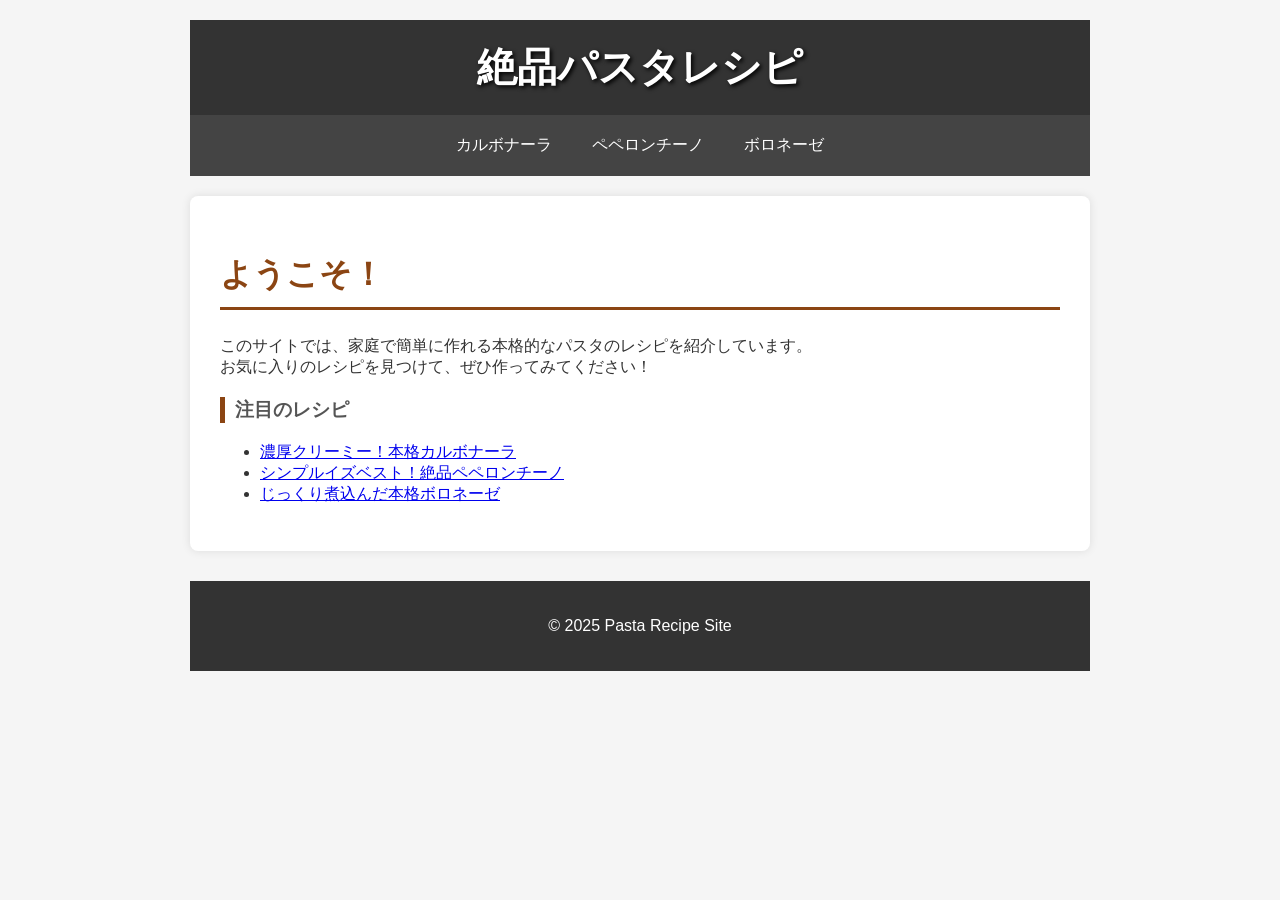
<file: index.html>
<!DOCTYPE html>
<html lang="ja">
<head>
  <meta charset="UTF-8">
  <title>絶品パスタレシピ</title>
  <link rel="stylesheet" href="style.css">
</head>
<body>
  <div class="container">
    <header>
      <h1>絶品パスタレシピ</h1>
    </header>

    <nav>
      <ul>
        <li><a href="carbonara.html">カルボナーラ</a></li>
        <li><a href="peperoncino.html">ペペロンチーノ</a></li>
        <li><a href="bolognese.html">ボロネーゼ</a></li>
      </ul>
    </nav>

    <main>
      <h2>ようこそ！</h2>
      <p>このサイトでは、家庭で簡単に作れる本格的なパスタのレシピを紹介しています。</br>
      お気に入りのレシピを見つけて、ぜひ作ってみてください！</p>
      
      <h3>注目のレシピ</h3>
      <ul>
        <li><a href="carbonara.html">濃厚クリーミー！本格カルボナーラ</a></li>
        <li><a href="peperoncino.html">シンプルイズベスト！絶品ペペロンチーノ</a></li>
        <li><a href="bolognese.html">じっくり煮込んだ本格ボロネーゼ</a></li>
      </ul>
    </main>

    <footer>
      <p>&copy; 2025 Pasta Recipe Site</p>
    </footer>
  </div>
</body>
</html>
</file>
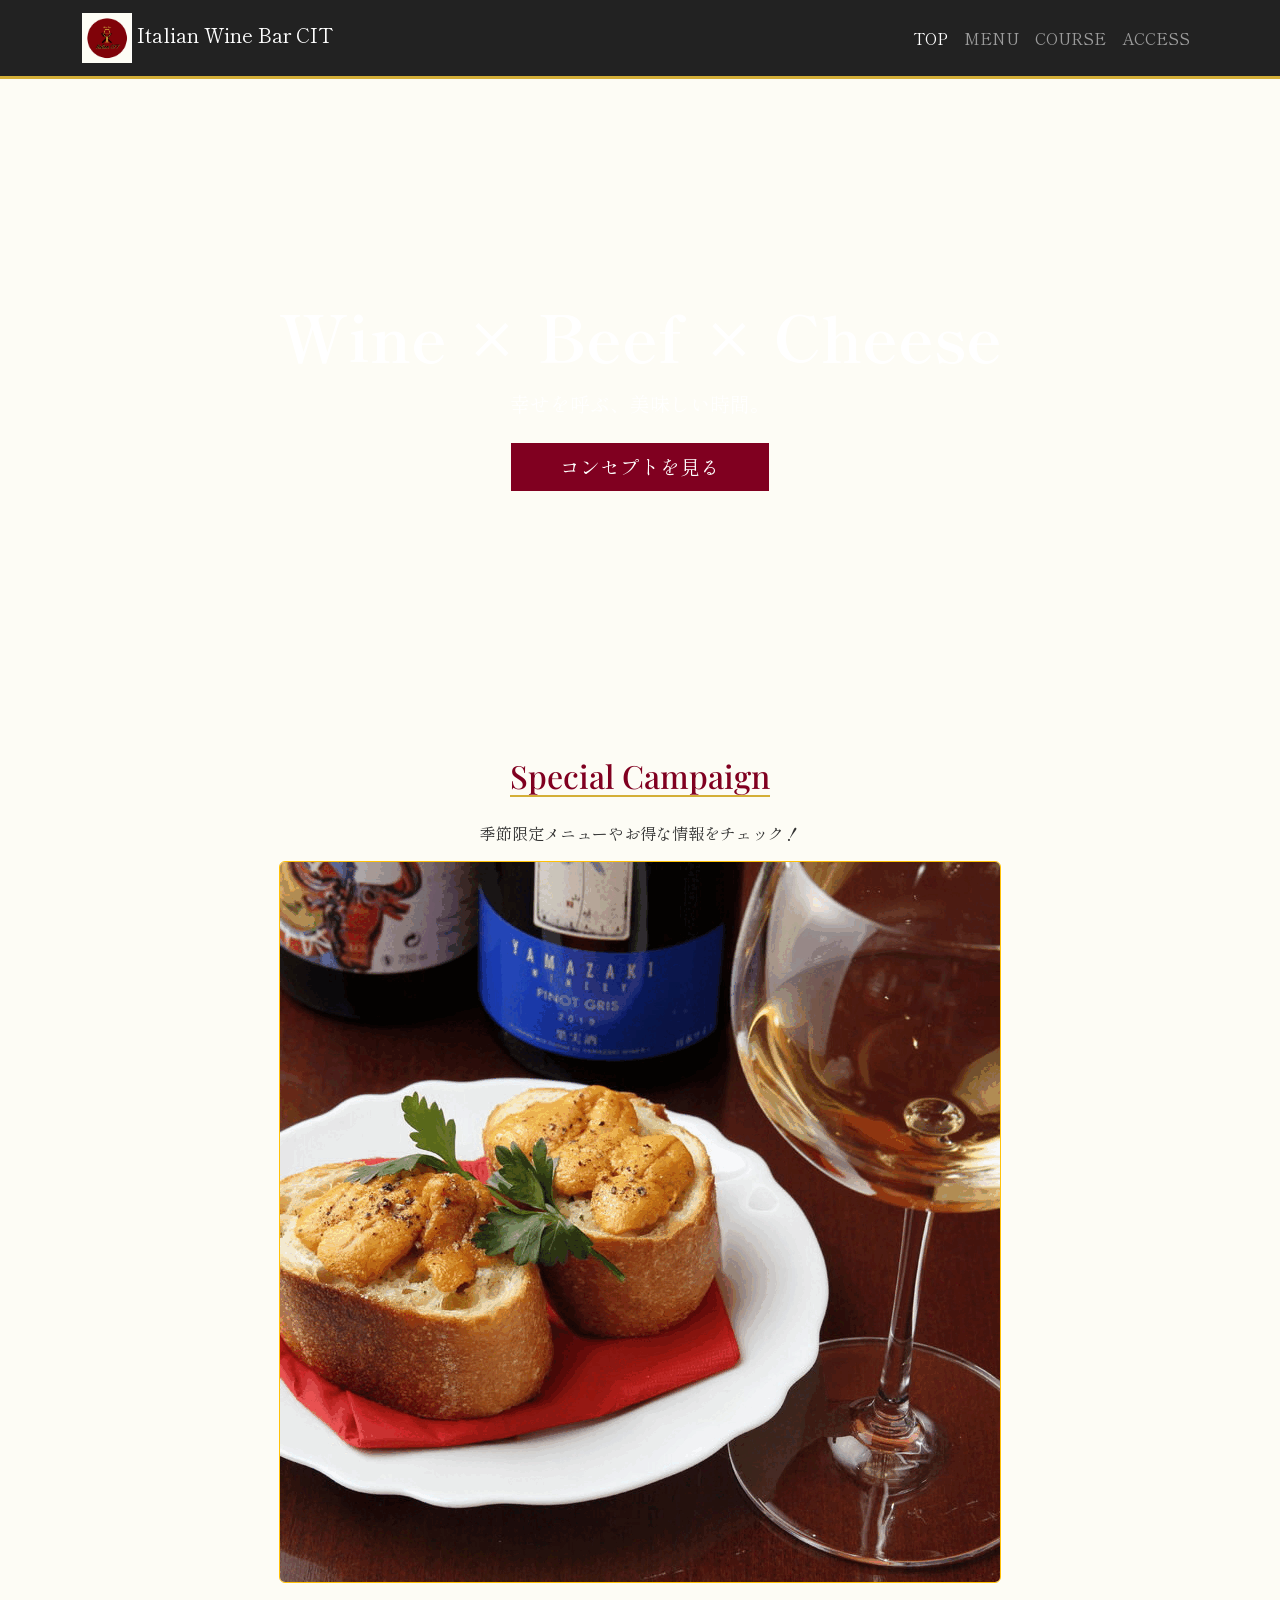
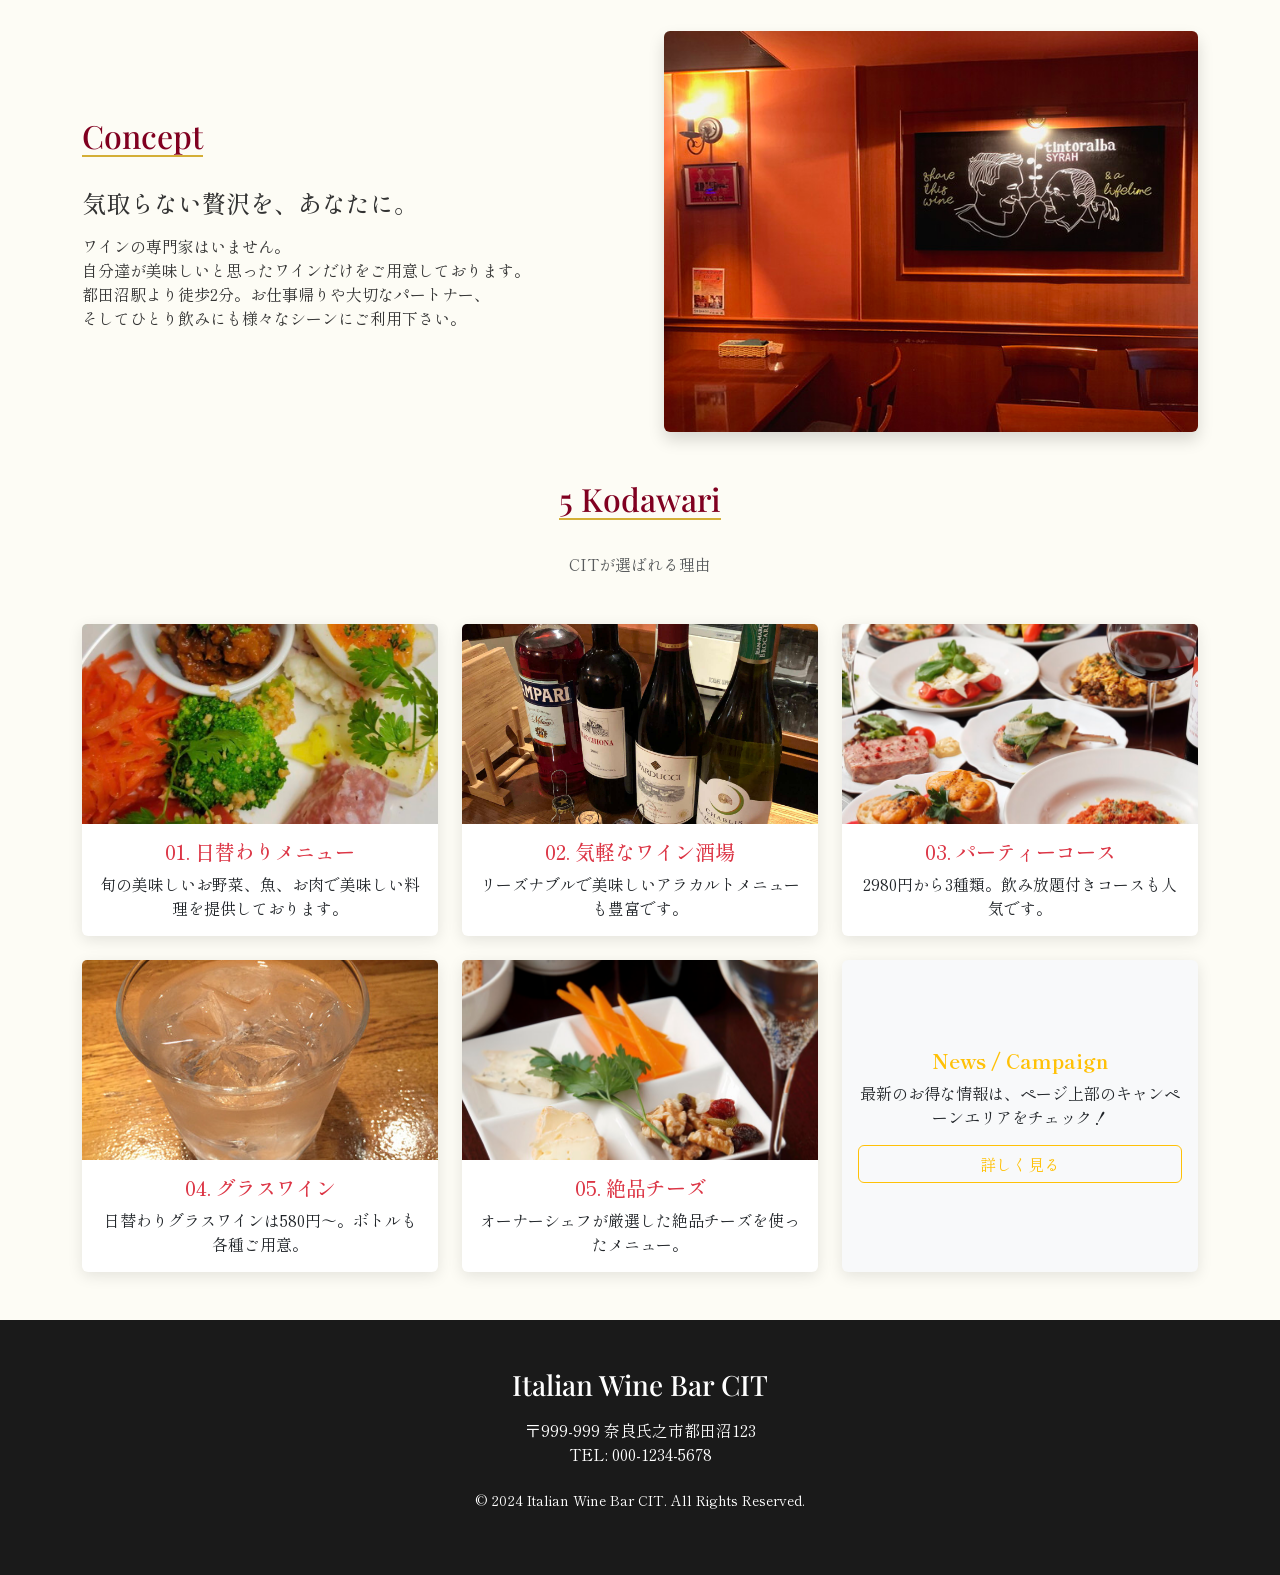
<file: kadai11/index.html>
<!DOCTYPE html>
<html lang="ja">
<head>
    <meta charset="UTF-8">
    <meta name="viewport" content="width=device-width, initial-scale=1.0">
    <title>Italian Wine Bar CIT</title>

    <link href="https://cdn.jsdelivr.net/npm/bootstrap@5.3.0/dist/css/bootstrap.min.css" rel="stylesheet">

    <link href="https://fonts.googleapis.com/css2?family=Playfair+Display:ital@0;1&family=Shippori+Mincho:wght@400;700&display=swap" rel="stylesheet">
    <style>
        :root {
            --main-color: #800020; 
            --accent-color: #d4af37; 
        }
        body {
            font-family: 'Shippori Mincho', serif;
            background-color: #fdfcf5;
            color: #333;
        }
        .navbar {
            background-color: #222 !important;
            border-bottom: 3px solid var(--accent-color);
        }
        .navbar-brand img {
            max-height: 50px;
        }
        h2 {
            font-family: 'Playfair Display', serif;
            color: var(--main-color);
            border-bottom: 2px solid var(--accent-color);
            display: inline-block;
            margin-bottom: 2rem;
        }

        .hero-section {
            position: relative;
            height: 70vh;
            overflow: hidden;
            display: flex;
            align-items: center;
            justify-content: center;
            color: white;
        }
        .hero-video {
            position: absolute;
            top: 50%;
            left: 50%;
            transform: translate(-50%, -50%);
            min-width: 100%;
            min-height: 100%;
            z-index: -1;
            object-fit: cover;
            filter: brightness(0.6); 
        }
        .card {
            border: none;
            box-shadow: 0 4px 15px rgba(0,0,0,0.1);
            transition: transform 0.3s;
        }
        .card:hover {
            transform: translateY(-5px);
        }
        .btn-custom {
            background-color: var(--main-color);
            color: white;
            border-radius: 0;
        }
        .btn-custom:hover {
            background-color: #5a0016;
            color: white;
        }
        footer {
            background-color: #1a1a1a;
            color: white;
            padding: 3rem 0;
        }
    </style>
</head>
<body>

    <nav class="navbar navbar-expand-lg navbar-dark sticky-top">
        <div class="container">
            <a class="navbar-brand" href="#">
                <img src="images/logo.jpg" alt="CIT Logo"> Italian Wine Bar CIT
            </a>
            <button class="navbar-toggler" type="button" data-bs-toggle="collapse" data-bs-target="#navbarNav">
                <span class="navbar-toggler-icon"></span>
            </button>
            <div class="collapse navbar-collapse justify-content-end" id="navbarNav">
                <ul class="navbar-nav">
                    <li class="nav-item"><a class="nav-link active" href="index.html">TOP</a></li>
                    <li class="nav-item"><a class="nav-link" href="menu.html">MENU</a></li>
                    <li class="nav-item"><a class="nav-link" href="course.html">COURSE</a></li>
                    <li class="nav-item"><a class="nav-link" href="access.html">ACCESS</a></li>
                </ul>
            </div>
        </div>
    </nav>

    <header class="hero-section text-center">
        <video class="hero-video" src="images/パスタ.mp4" autoplay loop muted playsinline></video>
        <div class="container position-relative">
            <h1 class="display-3 fw-bold mb-3">Wine × Beef × Cheese</h1>
            <p class="lead mb-4">幸せを呼ぶ、美味しい時間。</p>
            <a href="#concept" class="btn btn-custom btn-lg px-5">コンセプトを見る</a>
        </div>
    </header>

    <div class="container my-5">
        
        <section id="campaign" class="text-center mb-5">
            <div class="row justify-content-center">
                <div class="col-md-8">
                    <h2 class="mb-4">Special Campaign</h2>
                    <p>季節限定メニューやお得な情報をチェック！</p>
                    <img src="images/menu.gif" class="img-fluid rounded border border-warning" alt="キャンペーンアニメーション">
                </div>
            </div>
        </section>

        <section id="concept" class="mb-5">
            <div class="row align-items-center g-5">
                <div class="col-md-6">
                    <h2>Concept</h2>
                    <h3 class="h4 mb-3">気取らない贅沢を、あなたに。</h3>
                    <p>ワインの専門家はいません。<br>
                    自分達が美味しいと思ったワインだけをご用意しております。<br>
                    都田沼駅より徒歩2分。お仕事帰りや大切なパートナー、<br>
                    そしてひとり飲みにも様々なシーンにご利用下さい。</p>
                </div>
                <div class="col-md-6">
                    <img src="images/内装1.jpg" class="img-fluid rounded shadow" alt="店内の様子">
                </div>
            </div>
        </section>

        <section id="features">
            <div class="text-center mb-5">
                <h2>5 Kodawari</h2>
                <p class="text-muted">CITが選ばれる理由</p>
            </div>
            
            <div class="row g-4">
                <div class="col-md-4">
                    <div class="card h-100">
                        <img src="images/こだわり1.jpg" class="card-img-top" alt="日替わりメニュー" style="height: 200px; object-fit: cover;">
                        <div class="card-body text-center">
                            <h5 class="card-title text-danger">01. 日替わりメニュー</h5>
                            <p class="card-text">旬の美味しいお野菜、魚、お肉で美味しい料理を提供しております。</p>
                        </div>
                    </div>
                </div>

                <div class="col-md-4">
                    <div class="card h-100">
                        <img src="images/こだわり2または4.jpg" class="card-img-top" alt="気軽なワイン酒場" style="height: 200px; object-fit: cover;">
                        <div class="card-body text-center">
                            <h5 class="card-title text-danger">02. 気軽なワイン酒場</h5>
                            <p class="card-text">リーズナブルで美味しいアラカルトメニューも豊富です。</p>
                        </div>
                    </div>
                </div>

                <div class="col-md-4">
                    <div class="card h-100">
                        <img src="images/こだわり3コース料理.jpg" class="card-img-top" alt="パーティーコース" style="height: 200px; object-fit: cover;">
                        <div class="card-body text-center">
                            <h5 class="card-title text-danger">03. パーティーコース</h5>
                            <p class="card-text">2980円から3種類。飲み放題付きコースも人気です。</p>
                        </div>
                    </div>
                </div>

                <div class="col-md-4">
                    <div class="card h-100">
                        <img src="images/ワイン3.jpg" class="card-img-top" alt="グラスワイン" style="height: 200px; object-fit: cover;">
                        <div class="card-body text-center">
                            <h5 class="card-title text-danger">04. グラスワイン</h5>
                            <p class="card-text">日替わりグラスワインは580円〜。ボトルも各種ご用意。</p>
                        </div>
                    </div>
                </div>

                <div class="col-md-4">
                    <div class="card h-100">
                        <img src="images/こだわり5 (2).jpg" class="card-img-top" alt="絶品チーズ" style="height: 200px; object-fit: cover;">
                        <div class="card-body text-center">
                            <h5 class="card-title text-danger">05. 絶品チーズ</h5>
                            <p class="card-text">オーナーシェフが厳選した絶品チーズを使ったメニュー。</p>
                        </div>
                    </div>
                </div>

                 <div class="col-md-4">
                    <div class="card h-100 bg-light border-warning">
                        <div class="card-body text-center d-flex flex-column justify-content-center">
                            <h5 class="card-title text-warning fw-bold">News / Campaign</h5>
                            <p class="card-text">最新のお得な情報は、ページ上部のキャンペーンエリアをチェック！</p>
                            <a href="#" class="btn btn-outline-warning">詳しく見る</a>
                        </div>
                    </div>
                </div>
            </div>
        </section>

    </div>

    <footer class="text-center">
        <div class="container">
            <h3 class="mb-3" style="font-family: 'Playfair Display', serif;">Italian Wine Bar CIT</h3>
            <p>〒999-999 奈良氏之市都田沼123<br>TEL: 000-1234-5678</p>
            <p class="small mt-4">&copy; 2024 Italian Wine Bar CIT. All Rights Reserved.</p>
        </div>
    </footer>

    <script src="https://cdn.jsdelivr.net/npm/bootstrap@5.3.0/dist/js/bootstrap.bundle.min.js"></script>
</body>
</html>
</file>
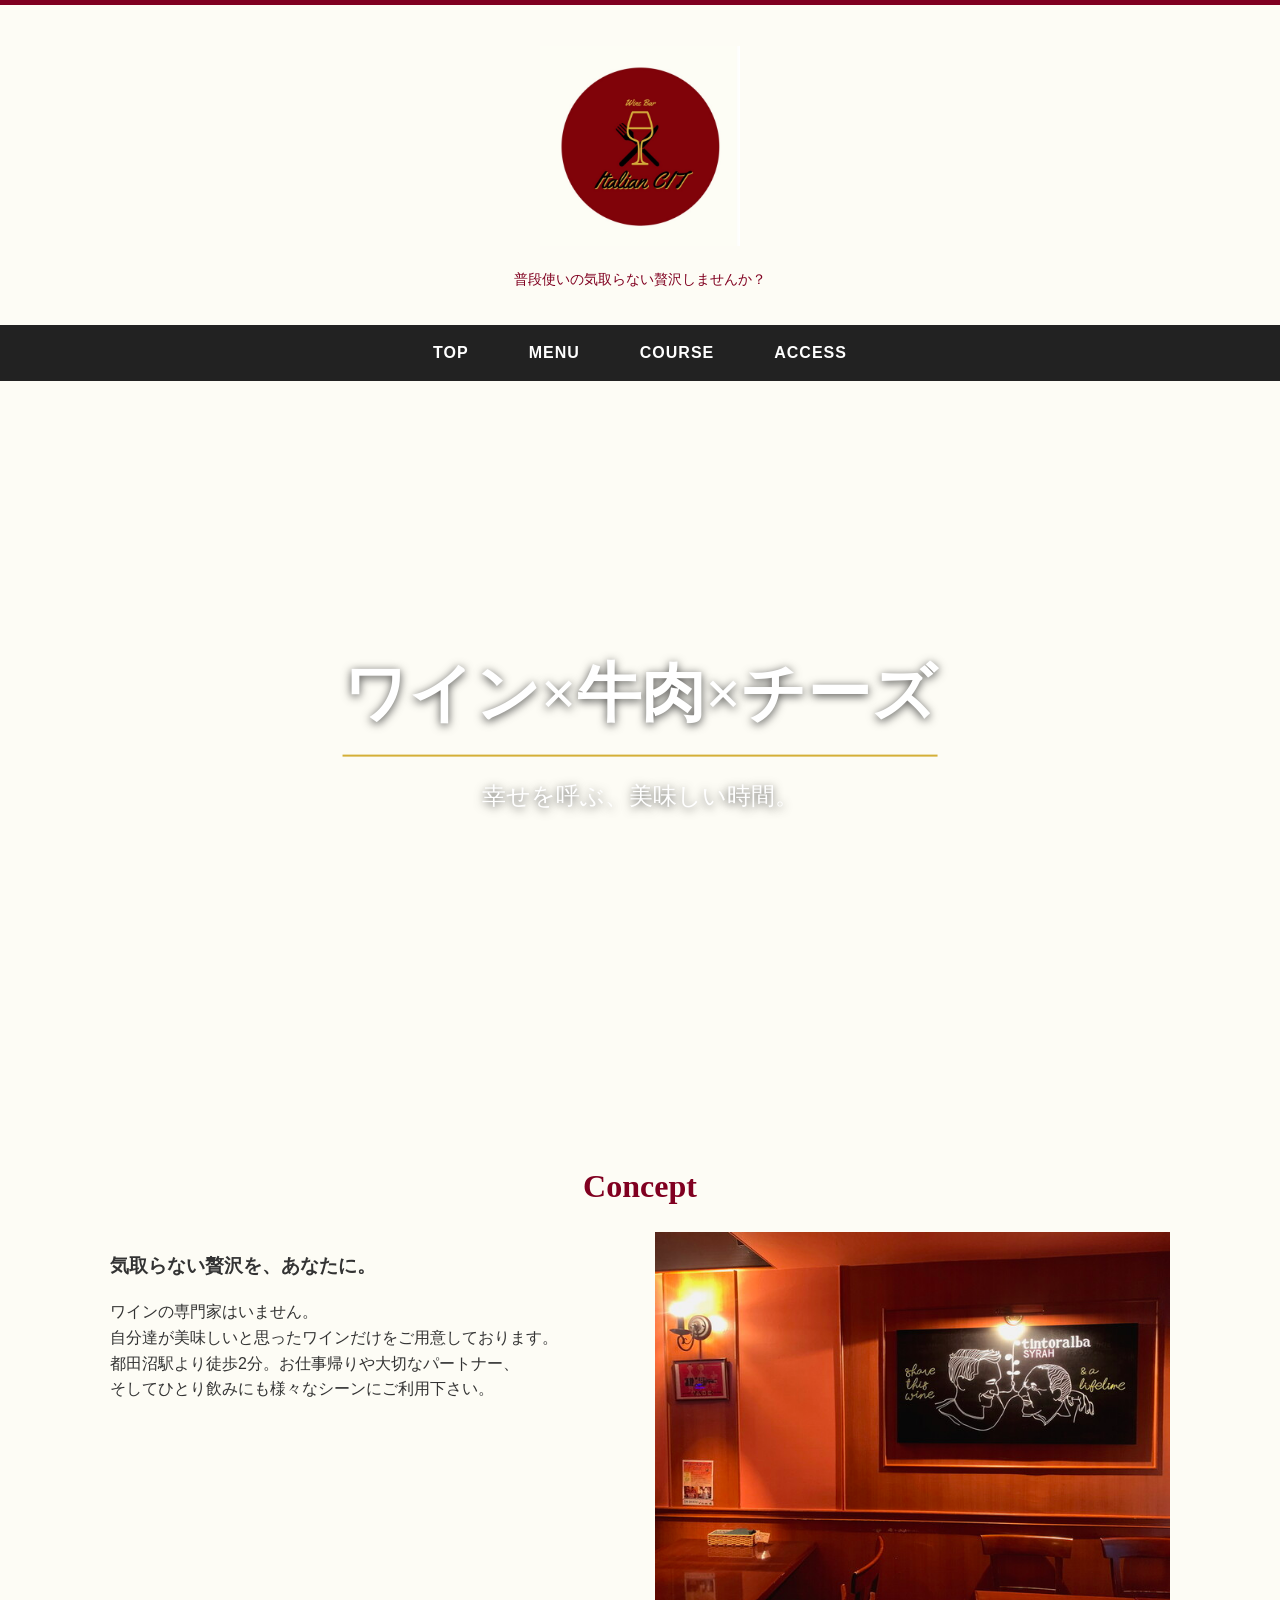
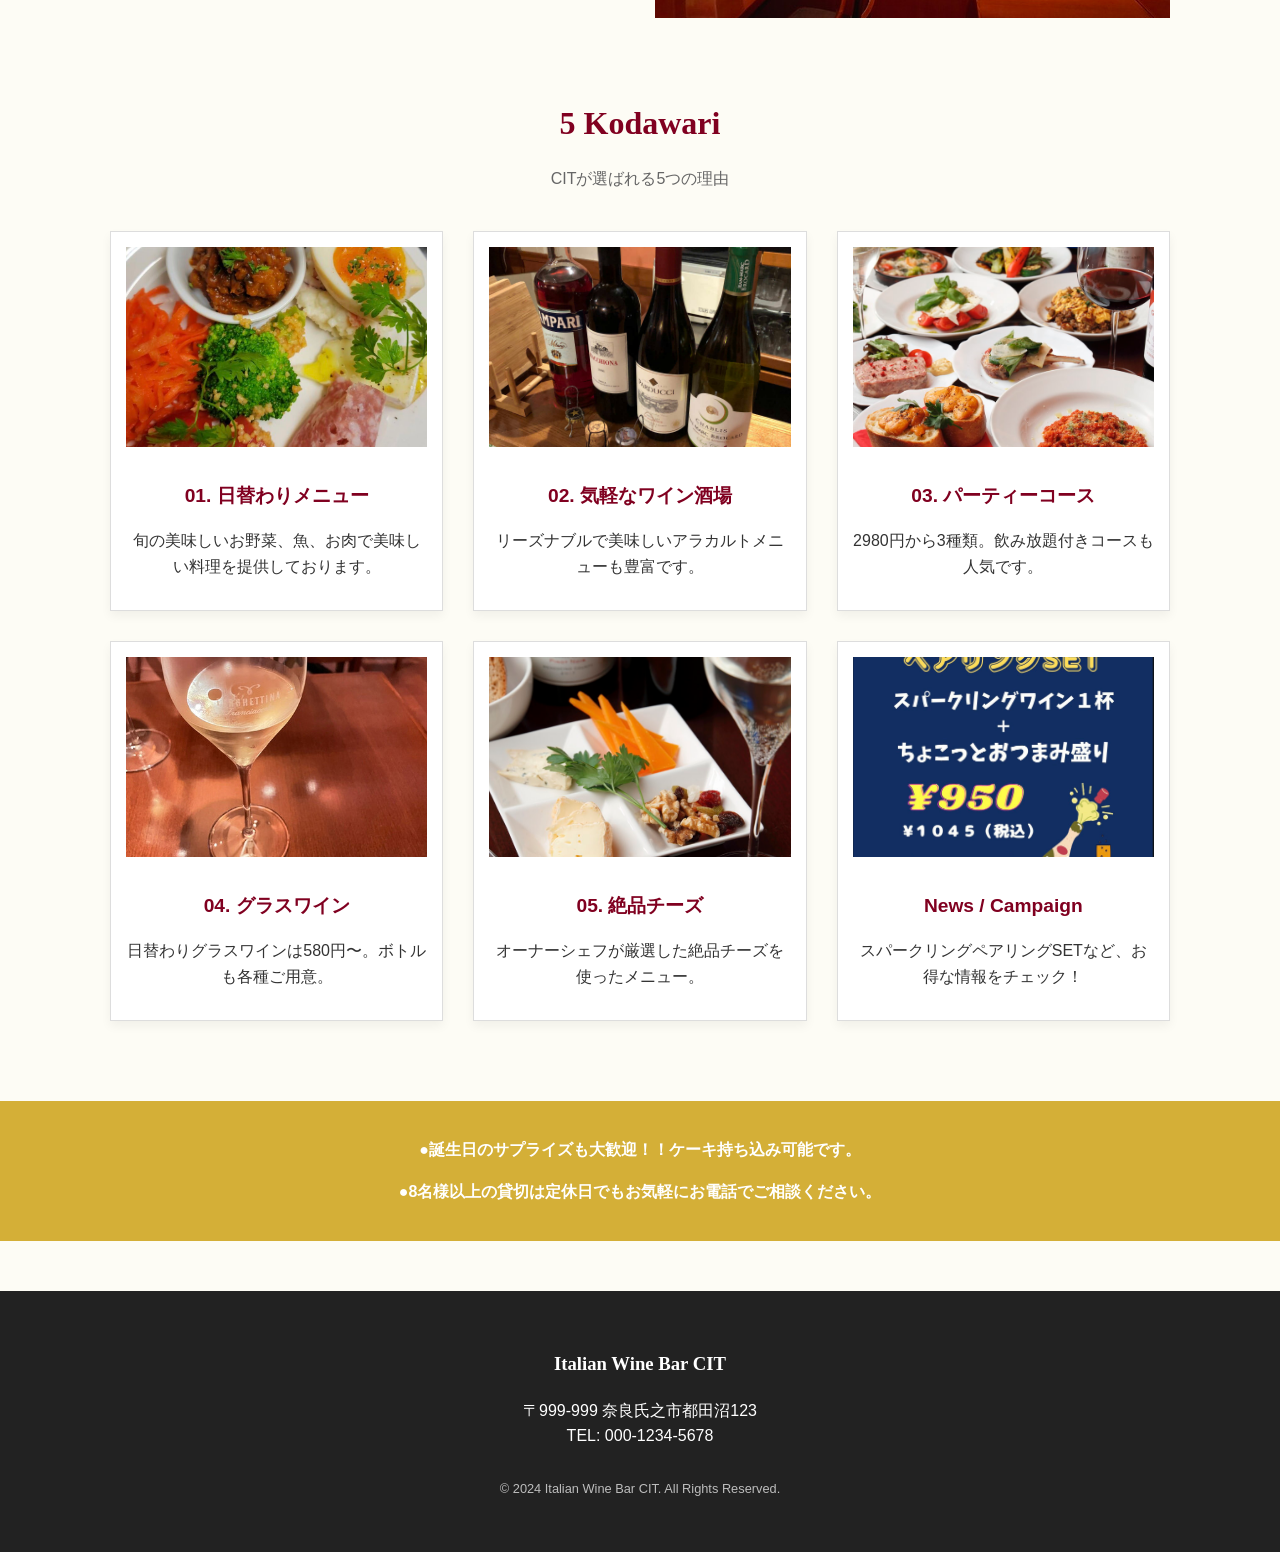
<file: kadai6/index.html>
<!DOCTYPE html>
<html lang="ja">
<head>
    <meta charset="UTF-8">
    <meta name="viewport" content="width=device-width, initial-scale=1.0">
    <title>Italian Wine Bar CIT</title>
    <link rel="stylesheet" href="css/style.css">
</head>
<body>

    <header>
        <div class="header-inner">
            <h1 class="logo"><img src="images/logo.jpg" alt="Italian Wine Bar CIT"></h1>
            <p class="catchphrase">普段使いの気取らない贅沢しませんか？</p>
        </div>
    </header>

    <nav>
        <ul>
            <li><a href="index.html">TOP</a></li>
            <li><a href="menu.html">MENU</a></li>
            <li><a href="course.html">COURSE</a></li>
            <li><a href="access.html">ACCESS</a></li>
        </ul>
    </nav>

    <div class="main-visual">
        <video src="images/パスタ.mp4" autoplay loop muted playsinline></video>
        <div class="visual-text">
            <h2>ワイン×牛肉×チーズ</h2>
            <p>幸せを呼ぶ、美味しい時間。</p>
        </div>
    </div>

    <main>
        <section id="concept">
            <div class="container">
                <h2>Concept</h2>
                <div class="grid-2col">
                    <div class="text-box">
                        <h3>気取らない贅沢を、あなたに。</h3>
                        <p>ワインの専門家はいません。<br>
                        自分達が美味しいと思ったワインだけをご用意しております。<br>
                        都田沼駅より徒歩2分。お仕事帰りや大切なパートナー、<br>
                        そしてひとり飲みにも様々なシーンにご利用下さい。</p>
                    </div>
                    <div class="image-box">
                        <img src="images/内装1.jpg" alt="店内の様子">
                    </div>
                </div>
            </div>
        </section>

        <section id="features">
            <div class="container">
                <h2>5 Kodawari</h2>
                <p class="sub-title">CITが選ばれる5つの理由</p>
                
                <div class="grid-3col">
                    <article class="feature-item">
                        <img src="images/こだわり1.jpg" alt="日替わりメニュー">
                        <h3>01. 日替わりメニュー</h3>
                        <p>旬の美味しいお野菜、魚、お肉で美味しい料理を提供しております。</p>
                    </article>

                    <article class="feature-item">
                        <img src="images/こだわり2または4.jpg" alt="気軽に立ち寄れる">
                        <h3>02. 気軽なワイン酒場</h3>
                        <p>リーズナブルで美味しいアラカルトメニューも豊富です。</p>
                    </article>

                    <article class="feature-item">
                        <img src="images/こだわり3コース料理.jpg" alt="パーティーコース">
                        <h3>03. パーティーコース</h3>
                        <p>2980円から3種類。飲み放題付きコースも人気です。</p>
                    </article>
                    
                    <article class="feature-item">
                        <img src="images/ワイン.jpg" alt="グラスワイン">
                        <h3>04. グラスワイン</h3>
                        <p>日替わりグラスワインは580円〜。ボトルも各種ご用意。</p>
                    </article>

                    <article class="feature-item">
                        <img src="images/こだわり5 (2).jpg" alt="絶品チーズ">
                        <h3>05. 絶品チーズ</h3>
                        <p>オーナーシェフが厳選した絶品チーズを使ったメニュー。</p>
                    </article>
                    
                    <article class="feature-item">
                        <img src="images/こだわり2キャンペーン.jpg" alt="キャンペーン">
                        <h3>News / Campaign</h3>
                        <p>スパークリングペアリングSETなど、お得な情報をチェック！</p>
                    </article>
                </div>
            </div>
        </section>

        <aside class="info-bar">
            <p>●誕生日のサプライズも大歓迎！！ケーキ持ち込み可能です。</p>
            <p>●8名様以上の貸切は定休日でもお気軽にお電話でご相談ください。</p>
        </aside>
    </main>

    <footer>
        <div class="footer-inner">
            <div class="shop-info">
                <h3>Italian Wine Bar CIT</h3>
                <p>〒999-999 奈良氏之市都田沼123<br>
                TEL: 000-1234-5678</p>
            </div>
            <p class="copyright">&copy; 2024 Italian Wine Bar CIT. All Rights Reserved.</p>
        </div>
    </footer>

</body>

</html>
</file>
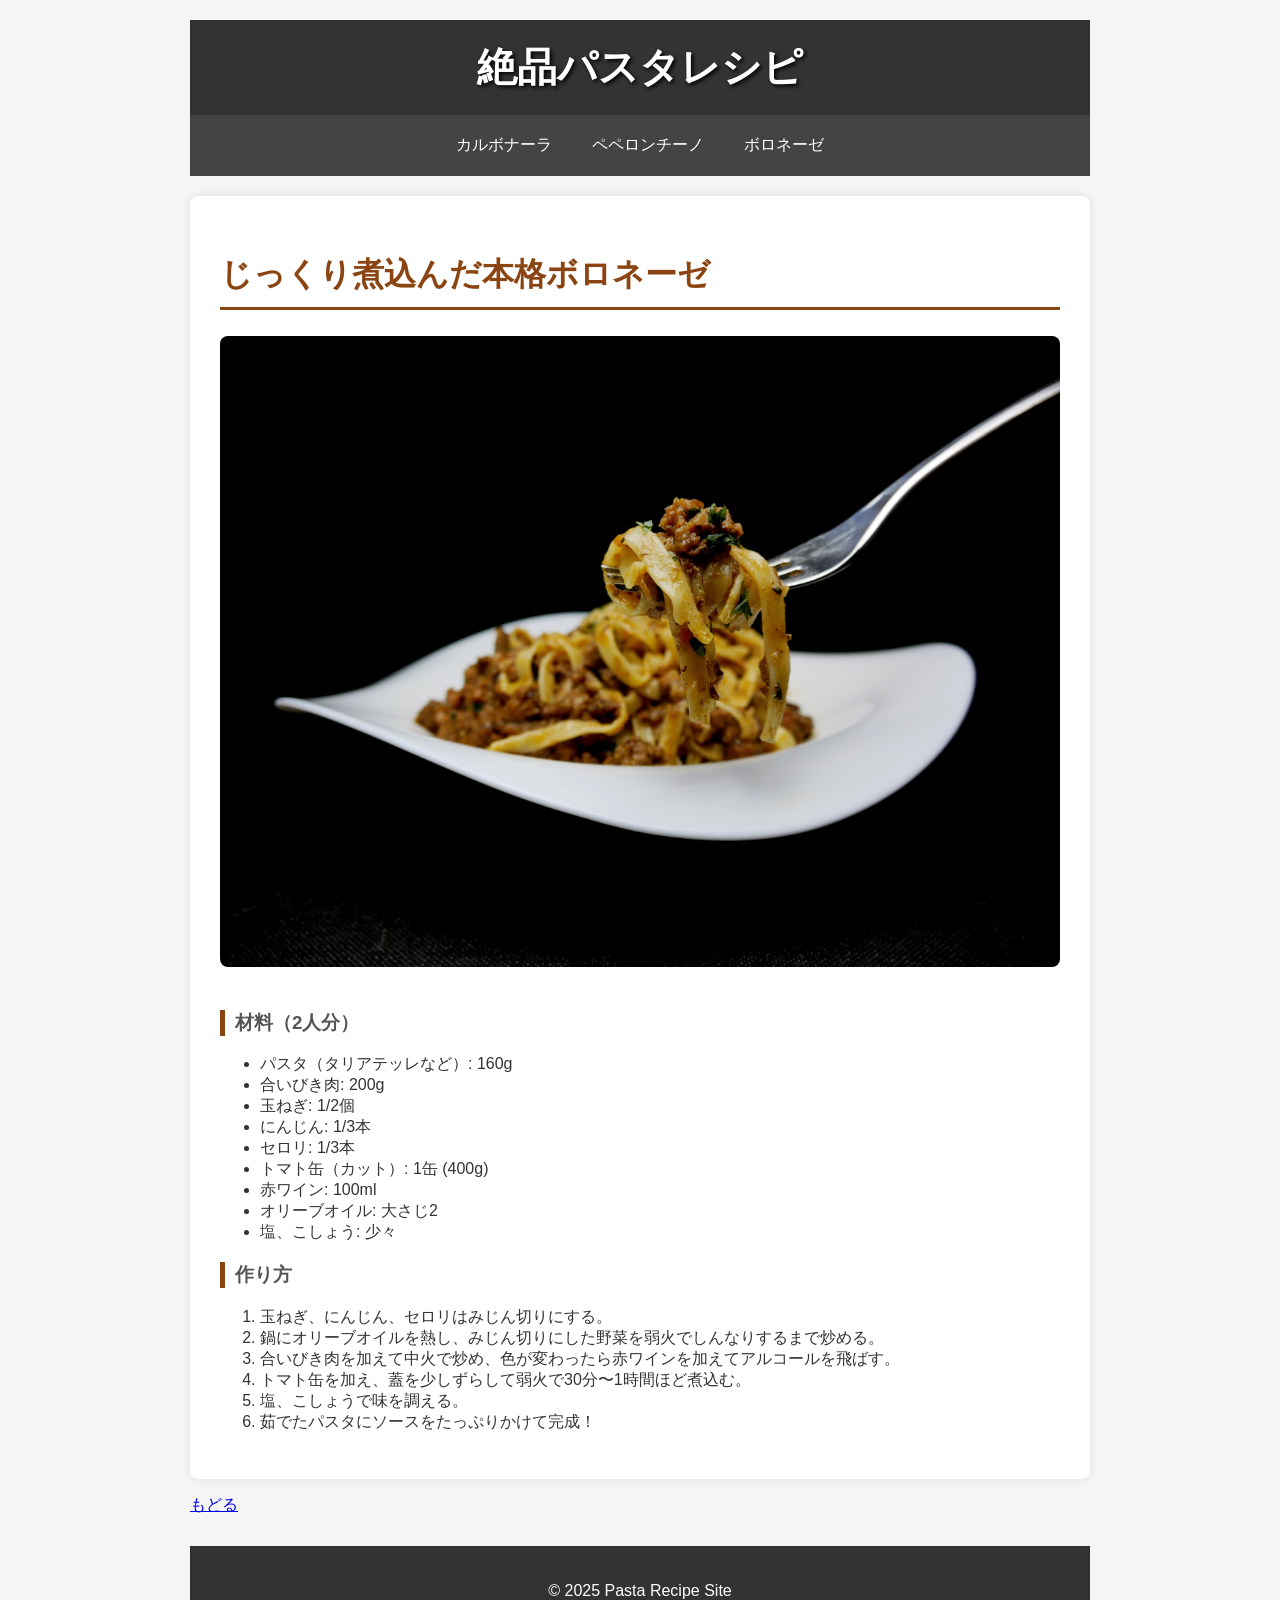
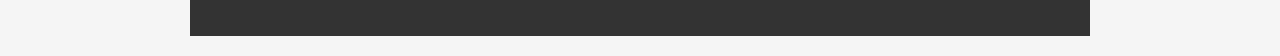
<file: bolognese.html>
<!DOCTYPE html>
<html lang="ja">
<head>
  <meta charset="UTF-8">
  <title>本格ボロネーゼのレシピ</title>
  <link rel="stylesheet" href="style.css">
</head>
<body>
  <div class="container">
    <header>
      <h1>絶品パスタレシピ</h1>
    </header>

    <nav>
      <ul>
        <li><a href="carbonara.html">カルボナーラ</a></li>
        <li><a href="peperoncino.html">ペペロンチーノ</a></li>
        <li><a href="bolognese.html">ボロネーゼ</a></li>
      </ul>
    </nav>

    <main>
      <h2>じっくり煮込んだ本格ボロネーゼ</h2>
      <img src="bolognese.jpg" alt="ボロネーゼの写真" class="recipe-image">

      <h3>材料（2人分）</h3>
      <ul>
        <li>パスタ（タリアテッレなど）: 160g</li>
        <li>合いびき肉: 200g</li>
        <li>玉ねぎ: 1/2個</li>
        <li>にんじん: 1/3本</li>
        <li>セロリ: 1/3本</li>
        <li>トマト缶（カット）: 1缶 (400g)</li>
        <li>赤ワイン: 100ml</li>
        <li>オリーブオイル: 大さじ2</li>
        <li>塩、こしょう: 少々</li>
      </ul>

      <h3>作り方</h3>
      <ol>
        <li>玉ねぎ、にんじん、セロリはみじん切りにする。</li>
        <li>鍋にオリーブオイルを熱し、みじん切りにした野菜を弱火でしんなりするまで炒める。</li>
        <li>合いびき肉を加えて中火で炒め、色が変わったら赤ワインを加えてアルコールを飛ばす。</li>
        <li>トマト缶を加え、蓋を少しずらして弱火で30分〜1時間ほど煮込む。</li>
        <li>塩、こしょうで味を調える。</li>
        <li>茹でたパスタにソースをたっぷりかけて完成！</li>
      </ol>
    </main>

    <p><a href="index.html">もどる</a></p>
    
    <footer>
      <p>&copy; 2025 Pasta Recipe Site</p>
    </footer>
  </div>
</body>
</html>
</file>
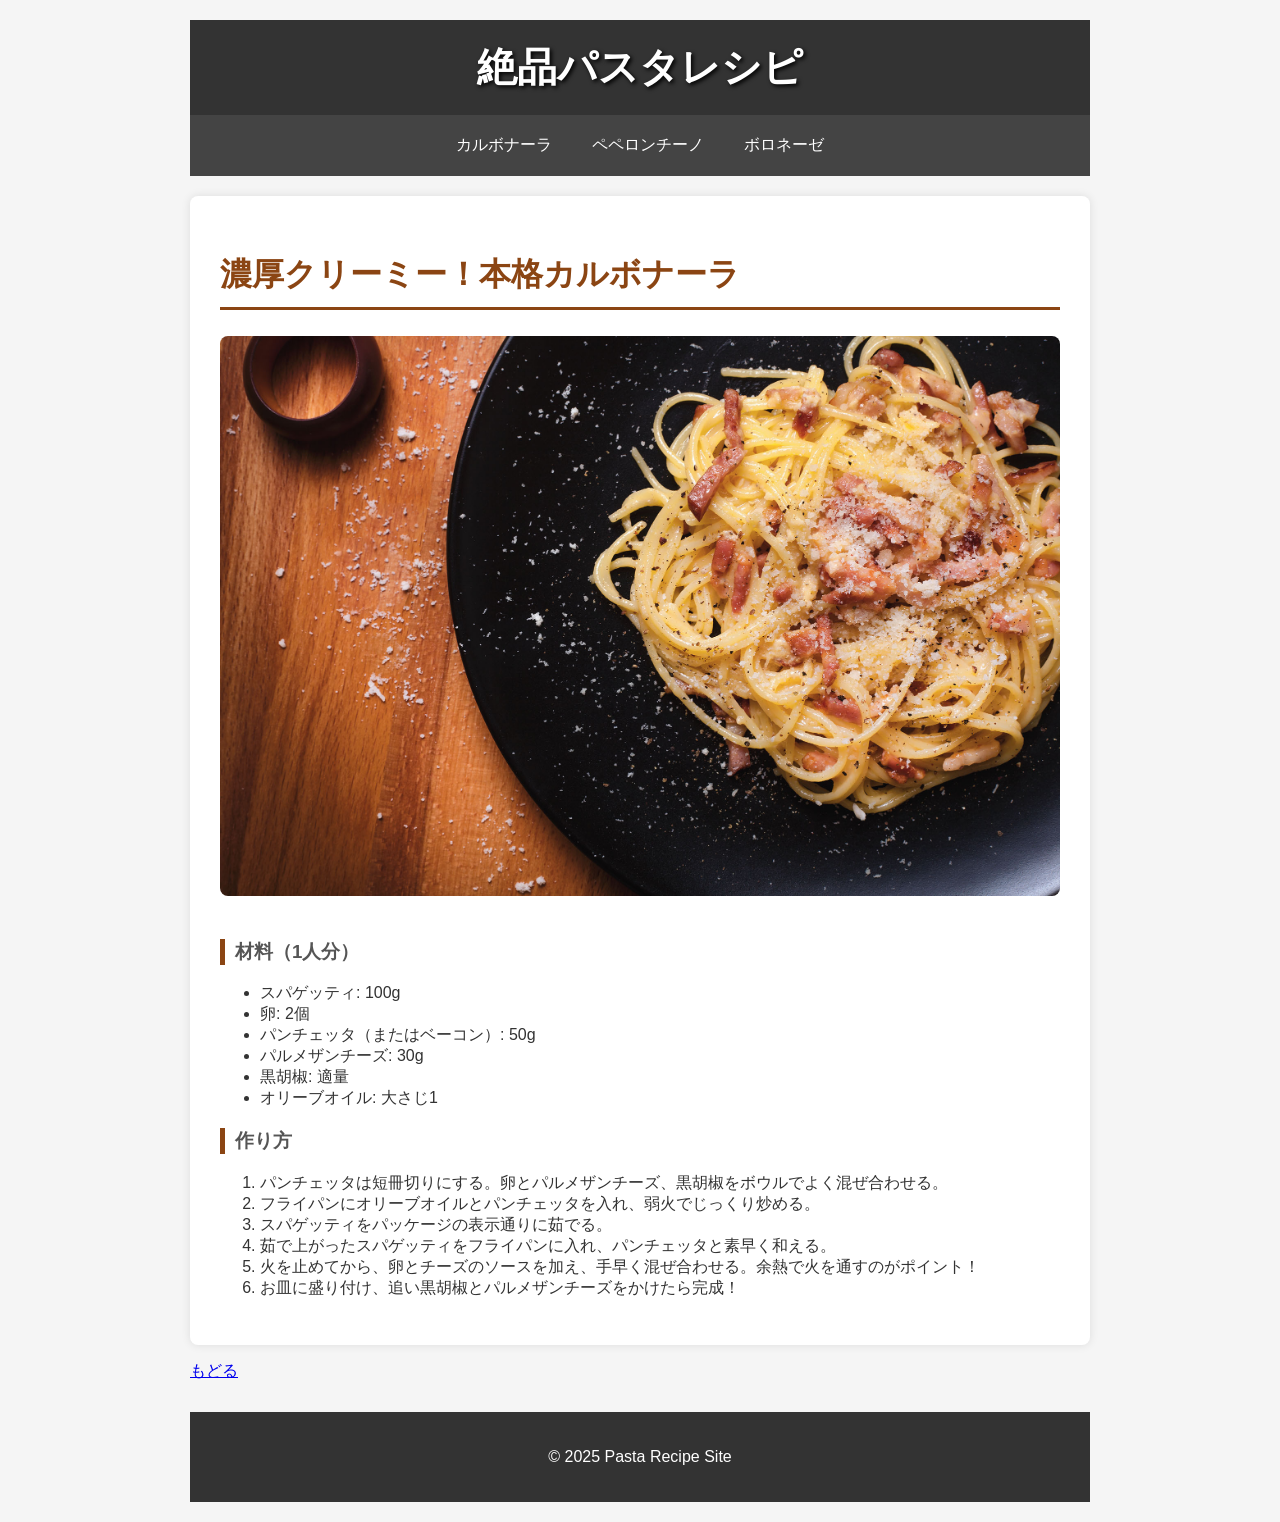
<file: carbonara.html>
<!DOCTYPE html>
<html lang="ja">
<head>
  <meta charset="UTF-8">
  <title>本格カルボナーラのレシピ</title>
  <link rel="stylesheet" href="style.css">
</head>
<body>
  <div class="container">
    <header>
      <h1>絶品パスタレシピ</h1>
    </header>

    <nav>
      <ul>
        <li><a href="carbonara.html">カルボナーラ</a></li>
        <li><a href="peperoncino.html">ペペロンチーノ</a></li>
        <li><a href="bolognese.html">ボロネーゼ</a></li>
      </ul>
    </nav>

    <main>
      <h2>濃厚クリーミー！本格カルボナーラ</h2>
      <img src="carbonara.jpg" alt="カルボナーラの写真" class="recipe-image">
      
      <h3>材料（1人分）</h3>
      <ul>
        <li>スパゲッティ: 100g</li>
        <li>卵: 2個</li>
        <li>パンチェッタ（またはベーコン）: 50g</li>
        <li>パルメザンチーズ: 30g</li>
        <li>黒胡椒: 適量</li>
        <li>オリーブオイル: 大さじ1</li>
      </ul>

      <h3>作り方</h3>
      <ol>
        <li>パンチェッタは短冊切りにする。卵とパルメザンチーズ、黒胡椒をボウルでよく混ぜ合わせる。</li>
        <li>フライパンにオリーブオイルとパンチェッタを入れ、弱火でじっくり炒める。</li>
        <li>スパゲッティをパッケージの表示通りに茹でる。</li>
        <li>茹で上がったスパゲッティをフライパンに入れ、パンチェッタと素早く和える。</li>
        <li>火を止めてから、卵とチーズのソースを加え、手早く混ぜ合わせる。余熱で火を通すのがポイント！</li>
        <li>お皿に盛り付け、追い黒胡椒とパルメザンチーズをかけたら完成！</li>
      </ol>
    </main>

    <p><a href="index.html">もどる</a></p>
    
    <footer>
      <p>&copy; 2025 Pasta Recipe Site</p>
    </footer>
  </div>
</body>
</html>
</file>
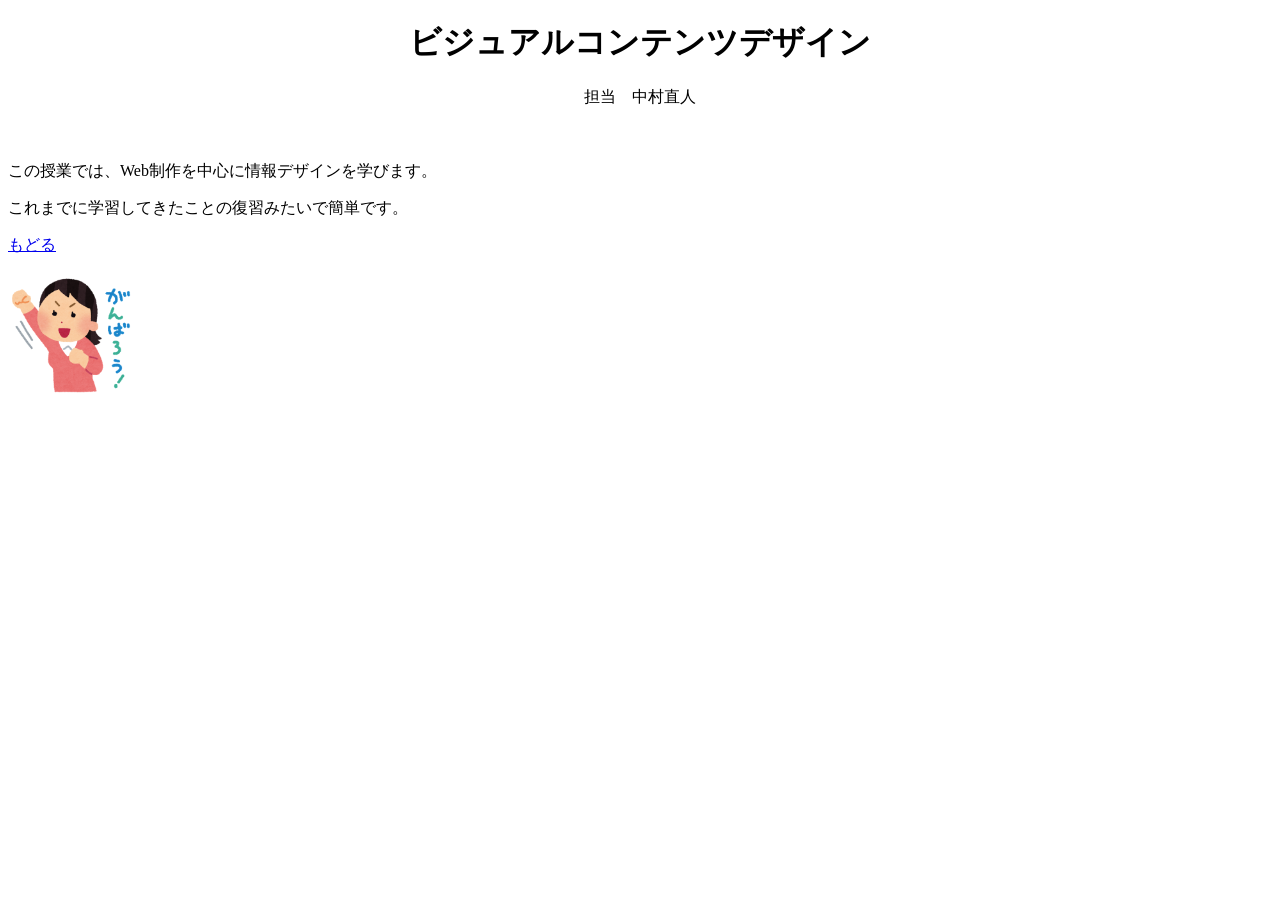
<file: lesson1-org1.html>
﻿<!doctype html>
<HTML>
   <HEAD>
      <meta charset="UTF-8">
      <TITLE>Webページの基礎</TITLE>
   </HEAD>
   <BODY>
	<center><h1>ビジュアルコンテンツデザイン</h1>
	<P>担当　中村直人</center>
　　　　<P>この授業では、Web制作を中心に情報デザインを学びます。</p>
<p>これまでに学習してきたことの復習みたいで簡単です。</p>
<p><a href="index.html">もどる</a></p>
        <P><img src="ganba.png" width="128" height="128" alt="頑張ろう">
   </BODY>

</HTML>
</file>
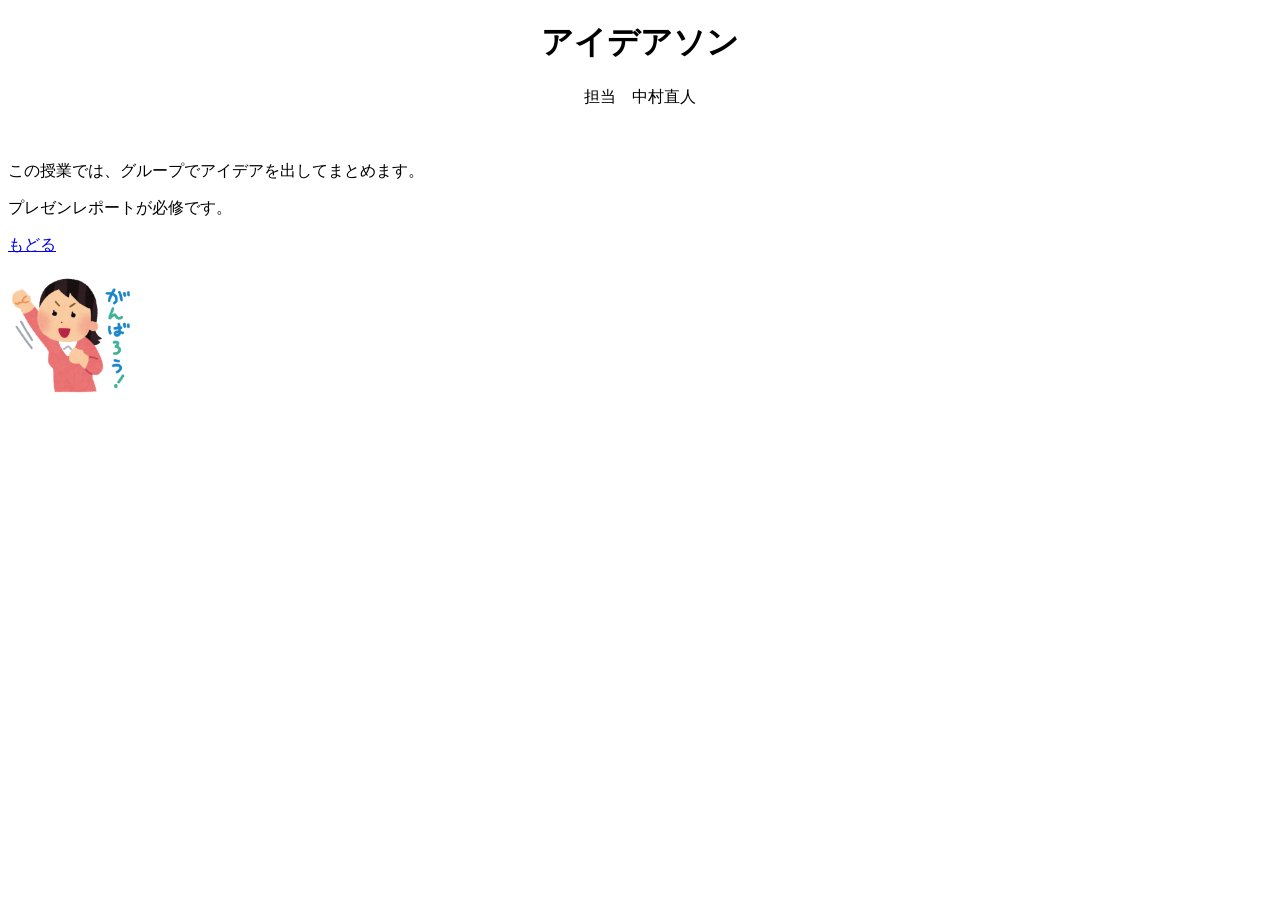
<file: lesson1-org2.html>
﻿<!doctype html>
<HTML>
   <HEAD>
      <meta charset="UTF-8">
      <TITLE>Webページの基礎</TITLE>
   </HEAD>
   <BODY>
	<center><h1>アイデアソン</h1>
	<P>担当　中村直人</center>
　　　　<P>この授業では、グループでアイデアを出してまとめます。</p>
<p>プレゼンレポートが必修です。</p>
<p><a href="index.html">もどる</a></p>
        <P><img src="ganba.png" width="128" height="128" alt="頑張ろう">
   </BODY>

</HTML>
</file>
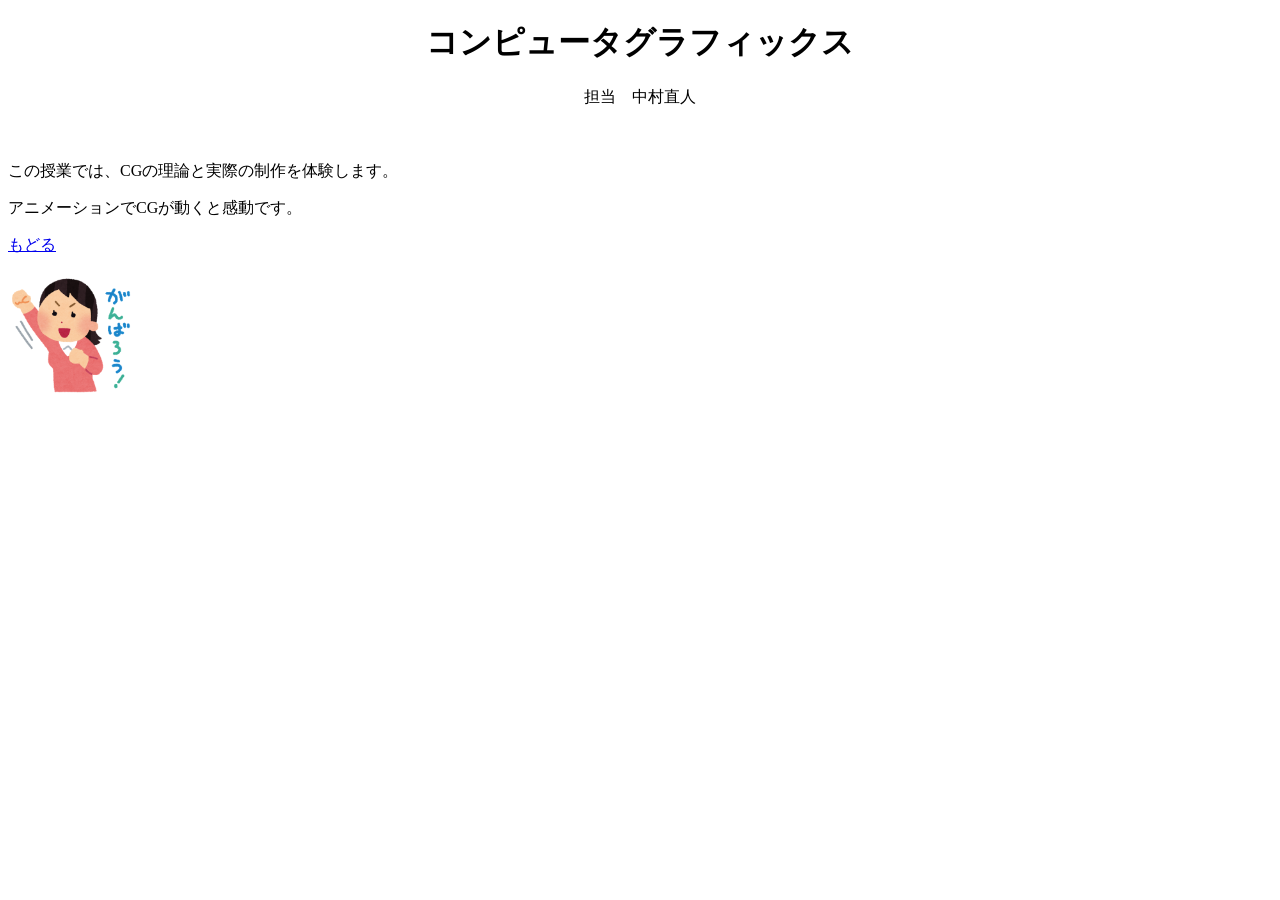
<file: lesson1-org3.html>
﻿<!doctype html>
<HTML>
   <HEAD>
      <meta charset="UTF-8">
      <TITLE>Webページの基礎</TITLE>
   </HEAD>
   <BODY>
	<center><h1>コンピュータグラフィックス</h1>
	<P>担当　中村直人</center>
　　　　<P>この授業では、CGの理論と実際の制作を体験します。</p>
<p>アニメーションでCGが動くと感動です。</p>
<p><a href="index.html">もどる</a></p>
        <P><img src="ganba.png" width="128" height="128" alt="頑張ろう">
   </BODY>

</HTML>
</file>
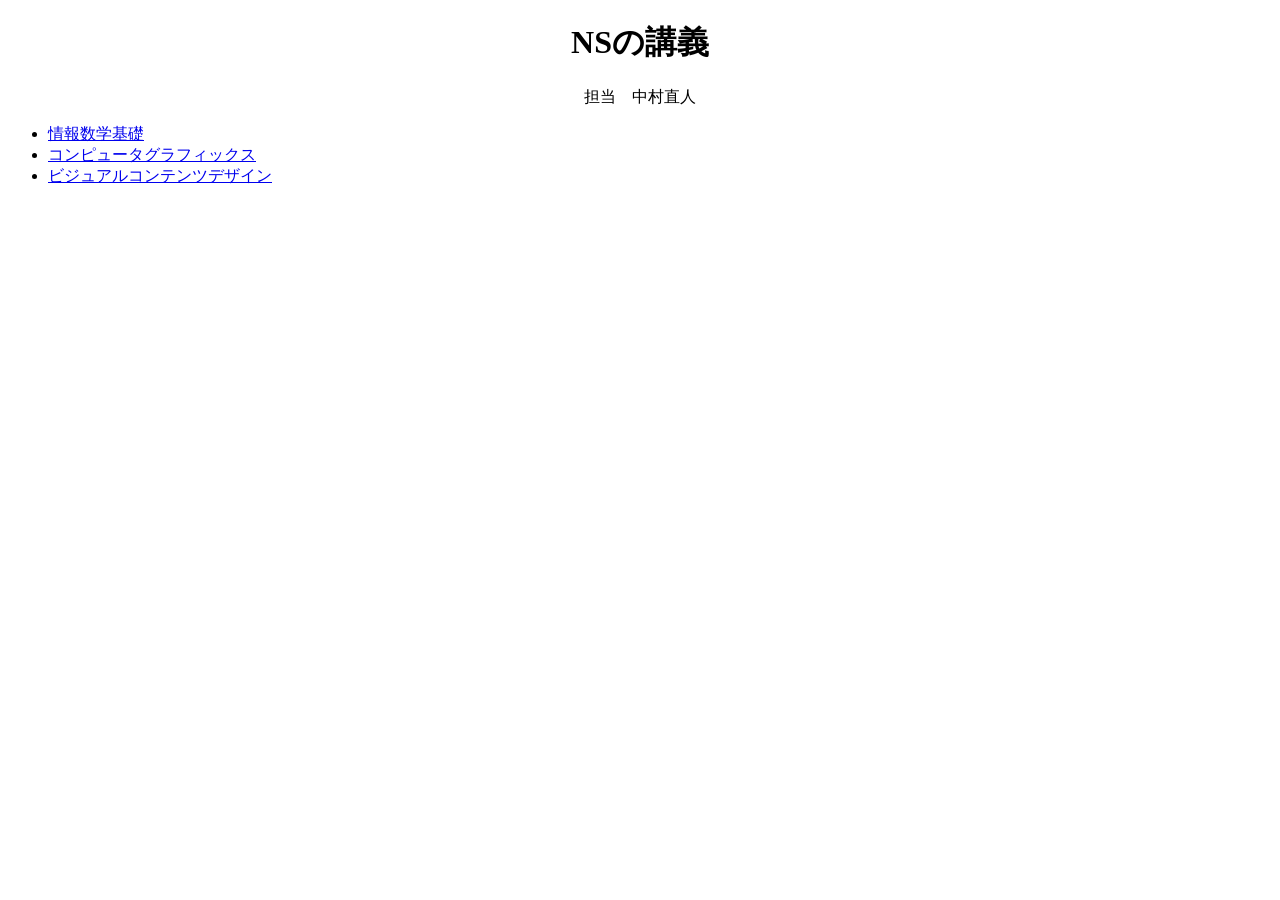
<file: lesson1-top.html>
﻿<!doctype html>
<HTML>
   <HEAD>
      <meta charset="UTF-8">
      <TITLE>Webページの基礎</TITLE>
   </HEAD>
   <BODY>
	<center><h1>NSの講義</h1>
	<P>担当　中村直人</center>
<ul>
    <li><a href="lesson1-org2.html">情報数学基礎</a></li>
    <li><a href="lesson1-org3.html">コンピュータグラフィックス</a></li>
    <li><a href="lesson1-org1.html">ビジュアルコンテンツデザイン</a></li>
</ul>
   </BODY>
</HTML>
</file>
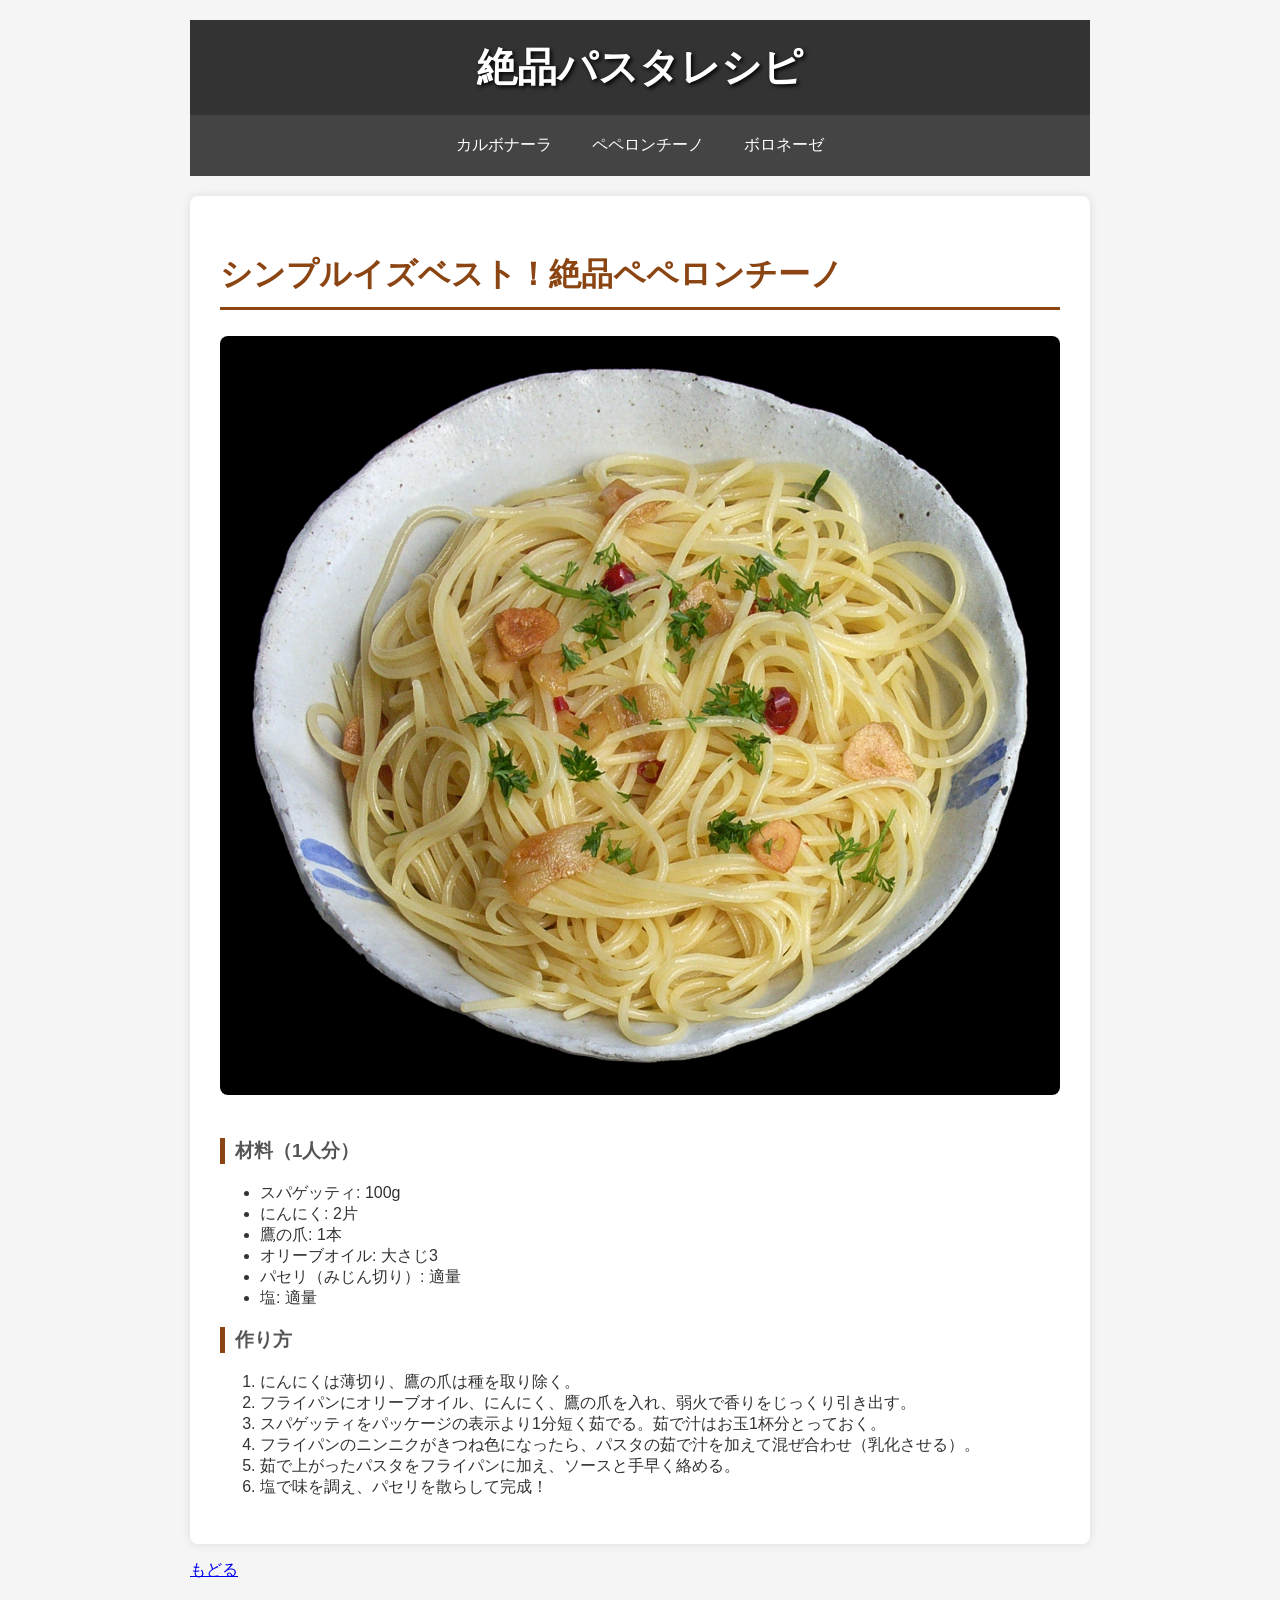
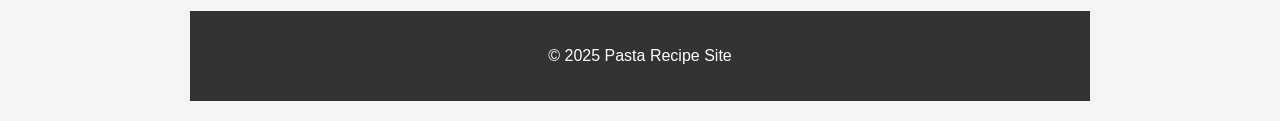
<file: peperoncino.html>
<!DOCTYPE html>
<html lang="ja">
<head>
  <meta charset="UTF-8">
  <title>絶品ペペロンチーノのレシピ</title>
  <link rel="stylesheet" href="style.css">
</head>
<body>
  <div class="container">
    <header>
      <h1>絶品パスタレシピ</h1>
    </header>

    <nav>
      <ul>
        <li><a href="carbonara.html">カルボナーラ</a></li>
        <li><a href="peperoncino.html">ペペロンチーノ</a></li>
        <li><a href="bolognese.html">ボロネーゼ</a></li>
      </ul>
    </nav>

    <main>
      <h2>シンプルイズベスト！絶品ペペロンチーノ</h2>
      <img src="peperoncino.jpg" alt="ペペロンチーノの写真" class="recipe-image">
      <h3>材料（1人分）</h3>
      <ul>
        <li>スパゲッティ: 100g</li>
        <li>にんにく: 2片</li>
        <li>鷹の爪: 1本</li>
        <li>オリーブオイル: 大さじ3</li>
        <li>パセリ（みじん切り）: 適量</li>
        <li>塩: 適量</li>
      </ul>

      <h3>作り方</h3>
      <ol>
        <li>にんにくは薄切り、鷹の爪は種を取り除く。</li>
        <li>フライパンにオリーブオイル、にんにく、鷹の爪を入れ、弱火で香りをじっくり引き出す。</li>
        <li>スパゲッティをパッケージの表示より1分短く茹でる。茹で汁はお玉1杯分とっておく。</li>
        <li>フライパンのニンニクがきつね色になったら、パスタの茹で汁を加えて混ぜ合わせ（乳化させる）。</li>
        <li>茹で上がったパスタをフライパンに加え、ソースと手早く絡める。</li>
        <li>塩で味を調え、パセリを散らして完成！</li>
      </ol>
    </main>

    <p><a href="index.html">もどる</a></p>
    
    <footer>
      <p>&copy; 2025 Pasta Recipe Site</p>
    </footer>
  </div>
</body>
</html>
</file>
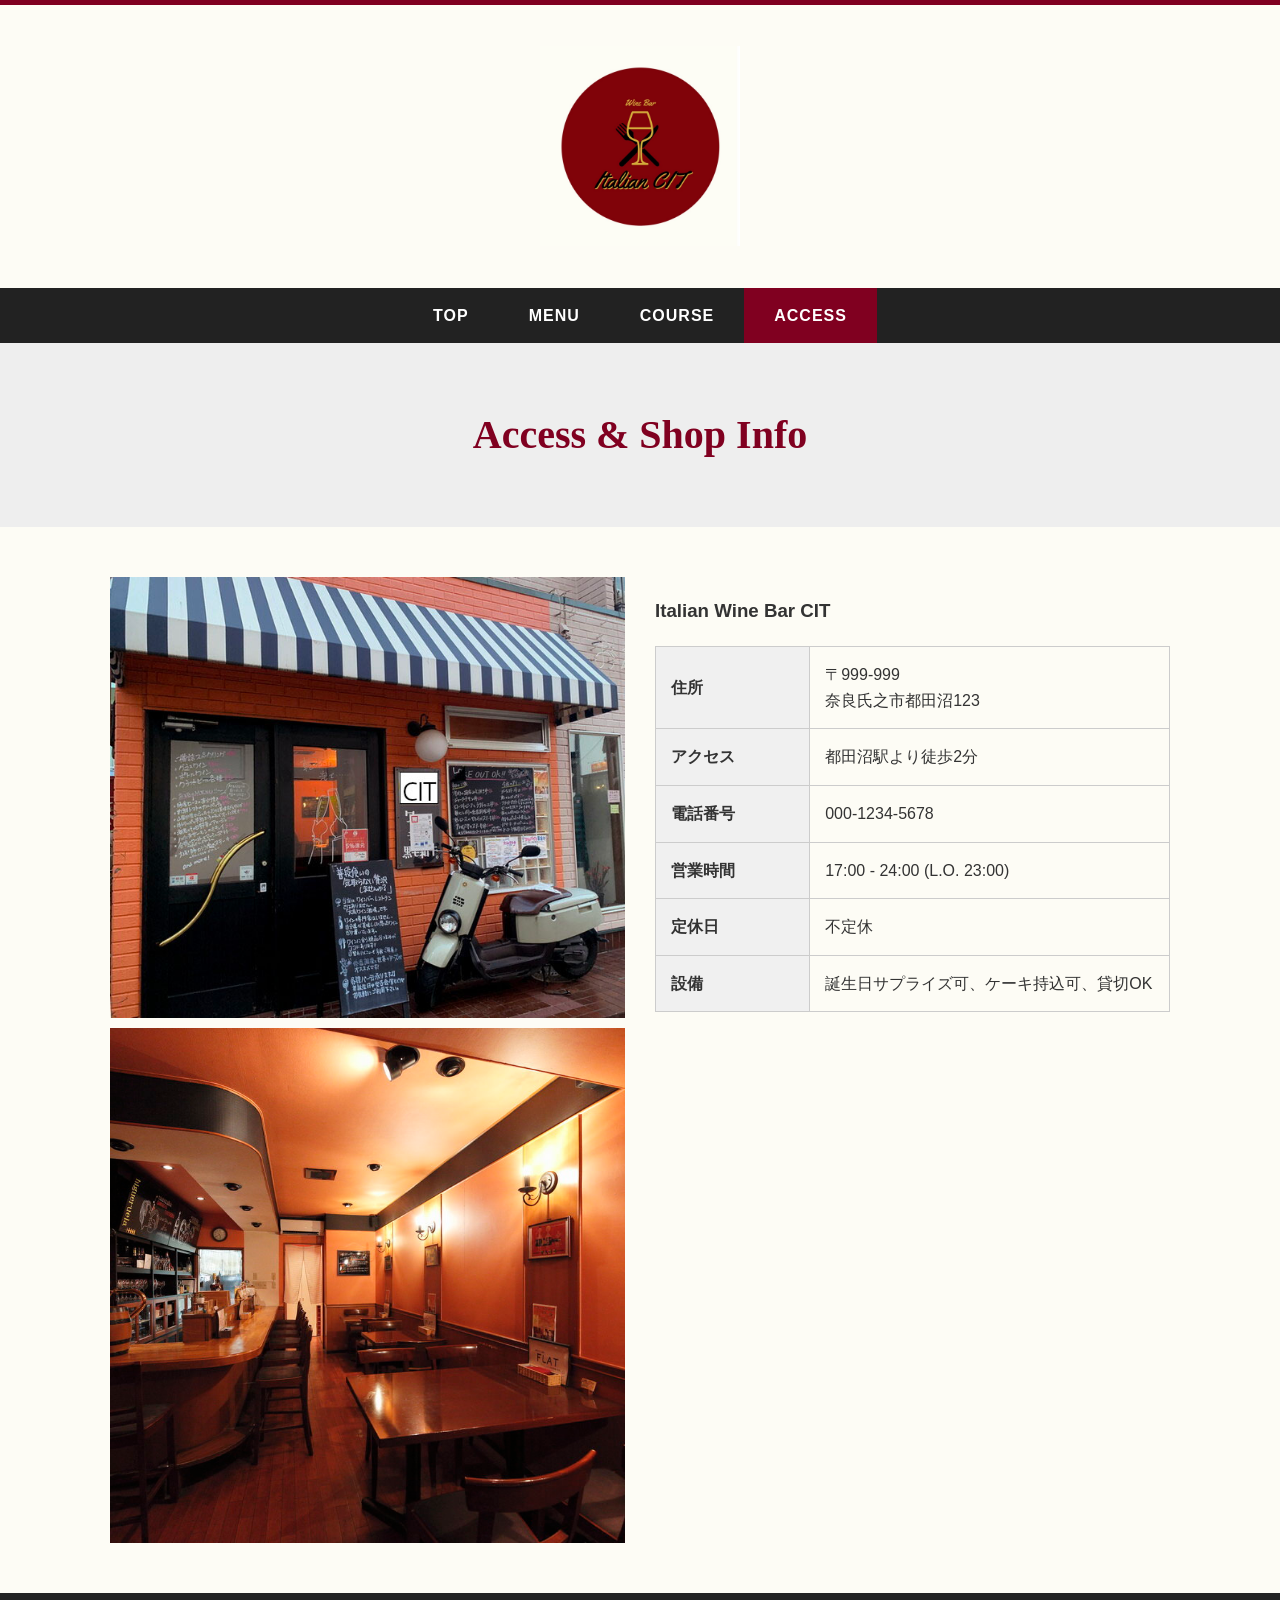
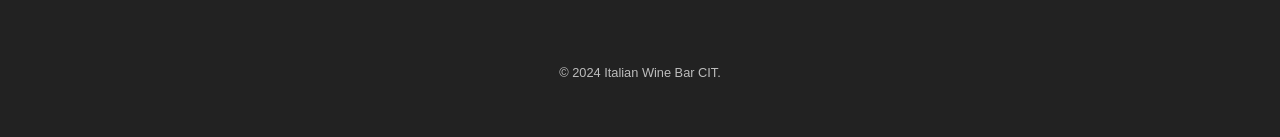
<file: kadai11/access.html>
<!DOCTYPE html>
<html lang="ja">
<head>
    <meta charset="UTF-8">
    <title>Access - Italian Wine Bar CIT</title>
    <link rel="stylesheet" href="css/style.css">
</head>
<body>
    <header>
        <div class="header-inner">
            <h1 class="logo"><a href="index.html"><img src="images/logo.jpg" alt="Italian Wine Bar CIT"></a></h1>
        </div>
    </header>

    <nav>
        <ul>
            <li><a href="index.html">TOP</a></li>
            <li><a href="menu.html">MENU</a></li>
            <li><a href="course.html">COURSE</a></li>
            <li><a href="access.html" class="current">ACCESS</a></li>
        </ul>
    </nav>

    <main>
        <div class="page-title">
            <h2>Access & Shop Info</h2>
        </div>

        <section class="container">
            <div class="grid-2col">
                <div class="shop-images">
                    <img src="images/外観.jpg" alt="お店の外観" style="margin-bottom: 10px;">
                    <img src="images/内装2.jpg" alt="店内の様子">
                </div>

                <div class="shop-detail">
                    <h3>Italian Wine Bar CIT</h3>
                    <table class="info-table">
                        <tr>
                            <th>住所</th>
                            <td>〒999-999<br>奈良氏之市都田沼123</td>
                        </tr>
                        <tr>
                            <th>アクセス</th>
                            <td>都田沼駅より徒歩2分</td>
                        </tr>
                        <tr>
                            <th>電話番号</th>
                            <td>000-1234-5678</td>
                        </tr>
                        <tr>
                            <th>営業時間</th>
                            <td>17:00 - 24:00 (L.O. 23:00)</td>
                        </tr>
                        <tr>
                            <th>定休日</th>
                            <td>不定休</td>
                        </tr>
                        <tr>
                            <th>設備</th>
                            <td>誕生日サプライズ可、ケーキ持込可、貸切OK</td>
                        </tr>
                    </table>
                </div>
            </div>
        </section>
    </main>

    <footer>
        <p class="copyright">&copy; 2024 Italian Wine Bar CIT.</p>
    </footer>
</body>
</html>
</file>
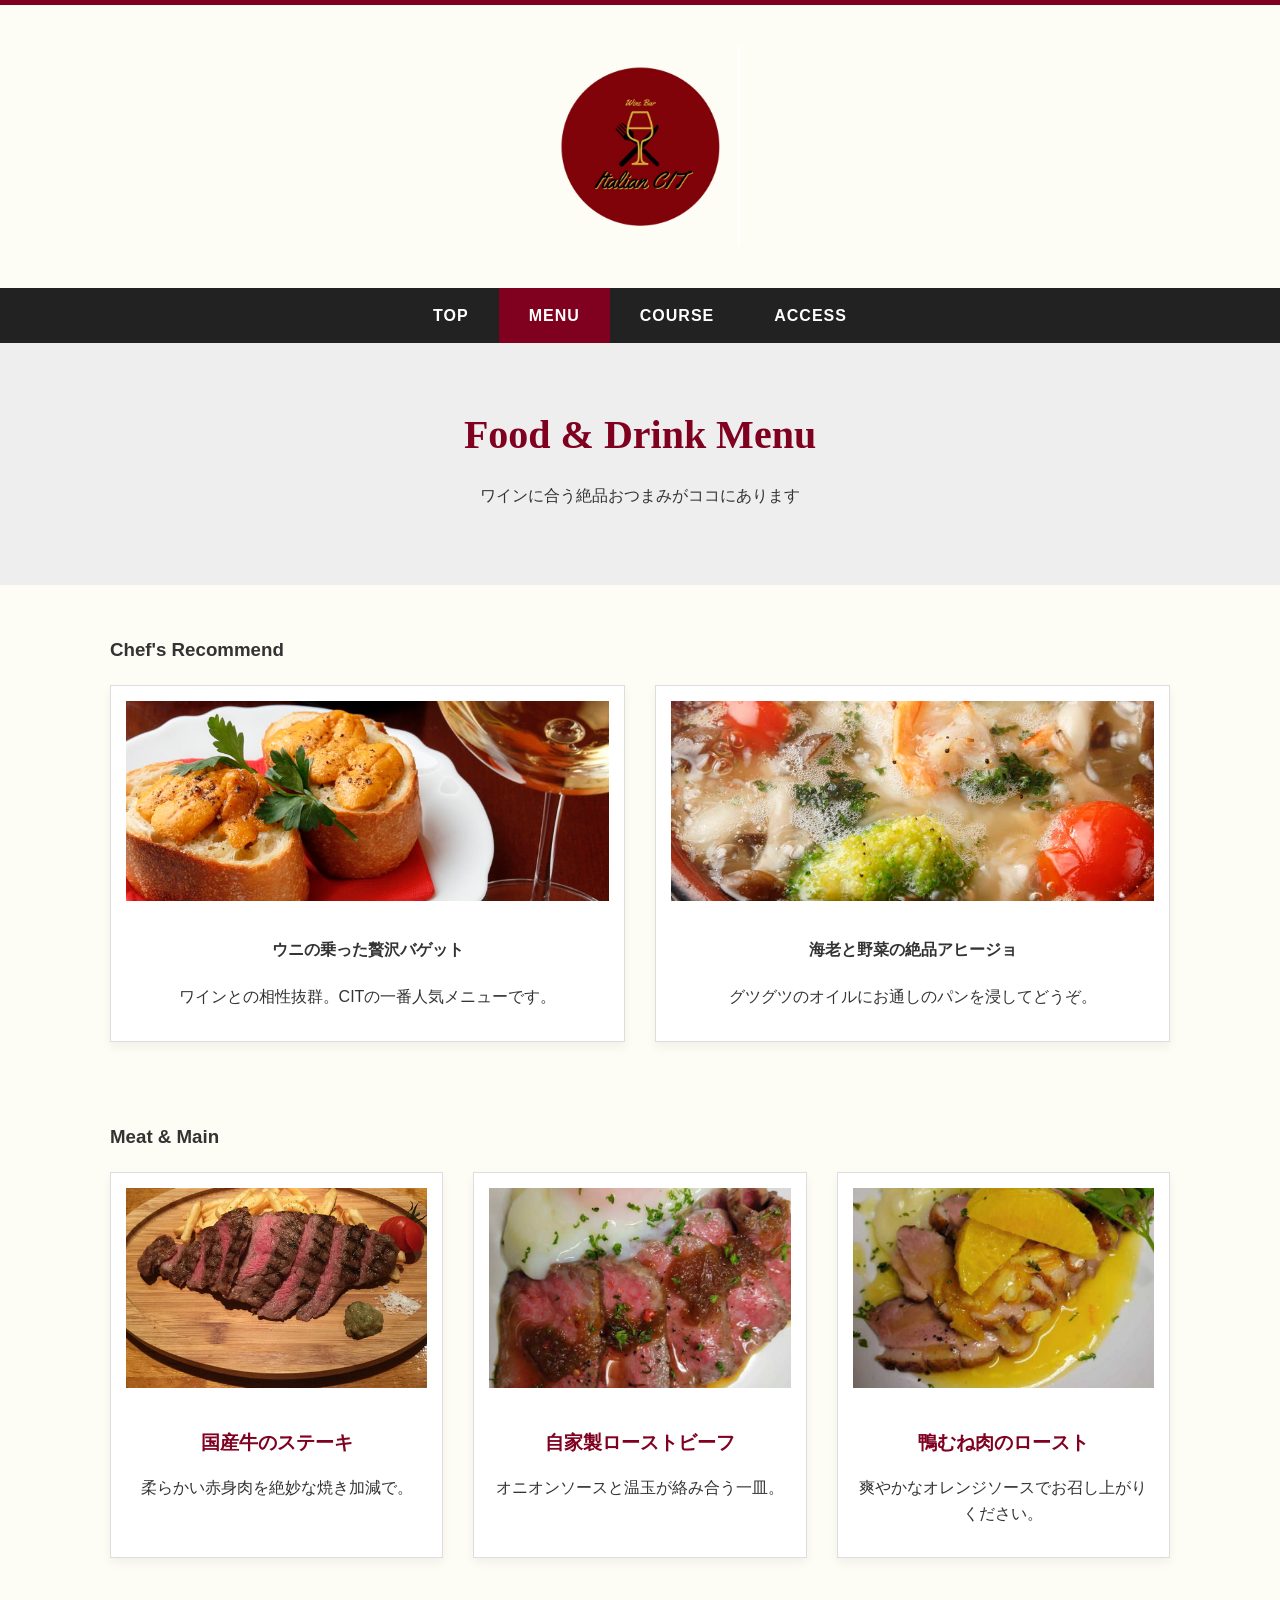
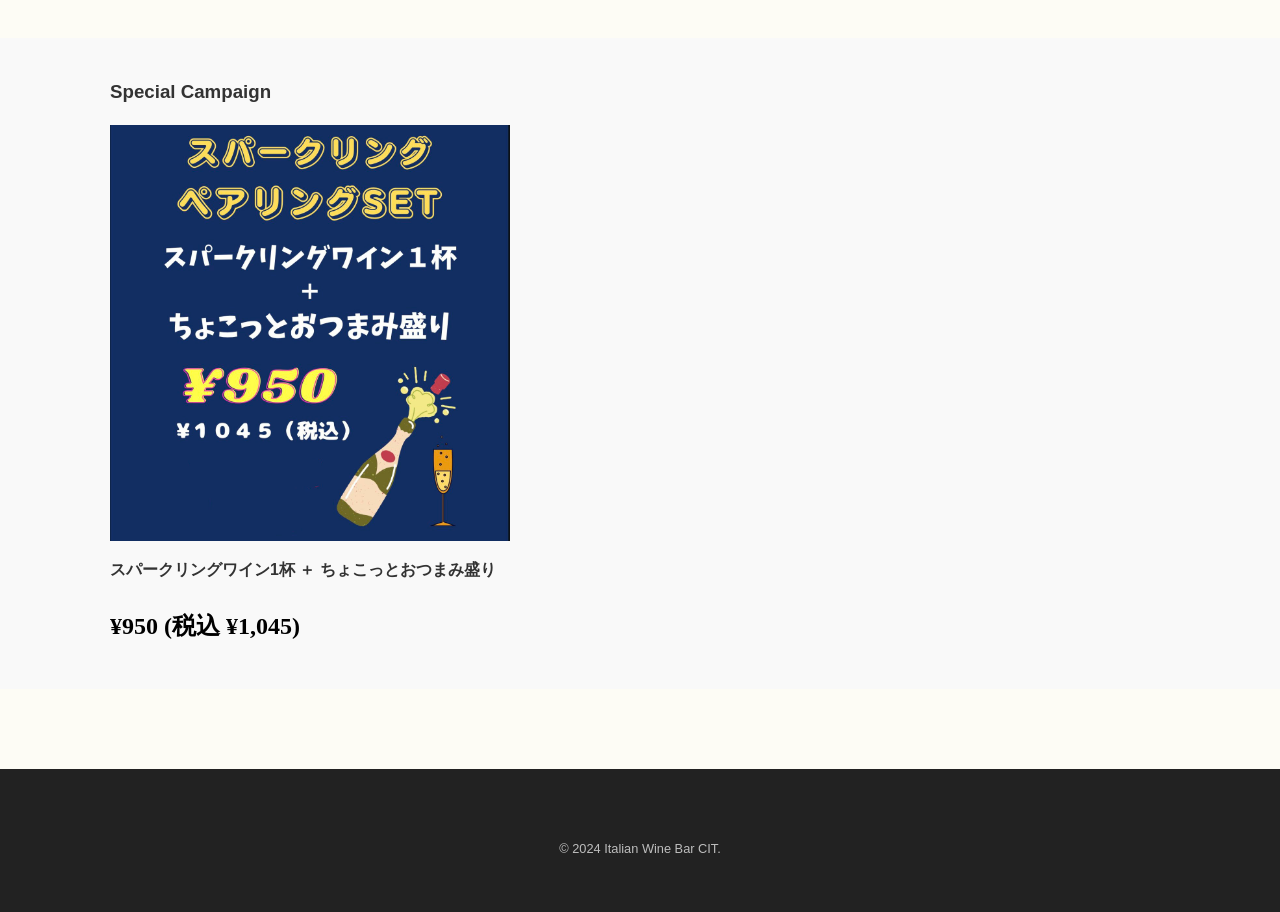
<file: kadai11/menu.html>
<!DOCTYPE html>
<html lang="ja">
<head>
    <meta charset="UTF-8">
    <title>Menu - Italian Wine Bar CIT</title>
    <link rel="stylesheet" href="css/style.css">
</head>
<body>
    <header>
        <div class="header-inner">
            <h1 class="logo"><a href="index.html"><img src="images/logo.jpg" alt="Italian Wine Bar CIT"></a></h1>
        </div>
    </header>

    <nav>
        <ul>
            <li><a href="index.html">TOP</a></li>
            <li><a href="menu.html" class="current">MENU</a></li>
            <li><a href="course.html">COURSE</a></li>
            <li><a href="access.html">ACCESS</a></li>
        </ul>
    </nav>

    <main>
        <div class="page-title">
            <h2>Food & Drink Menu</h2>
            <p>ワインに合う絶品おつまみがココにあります</p>
        </div>

        <section id="recommend">
            <div class="container">
                <h3>Chef's Recommend</h3>
                <div class="grid-2col">
                    <div class="menu-item">
                        <img src="images/ワインと人気メニュー.jpg" alt="ウニのバゲット">
                        <h4>ウニの乗った贅沢バゲット</h4>
                        <p>ワインとの相性抜群。CITの一番人気メニューです。</p>
                    </div>
                    <div class="menu-item">
                        <img src="images/絶品アヒージョ人気メニュ0.jpg" alt="絶品アヒージョ">
                        <h4>海老と野菜の絶品アヒージョ</h4>
                        <p>グツグツのオイルにお通しのパンを浸してどうぞ。</p>
                    </div>
                </div>
            </div>
        </section>

        <section id="meat">
            <div class="container">
                <h3>Meat & Main</h3>
                <div class="grid-3col">
                    <div class="menu-card">
                        <img src="images/国産牛ステーキ.jpg" alt="国産牛ステーキ">
                        <h4>国産牛のステーキ</h4>
                        <p>柔らかい赤身肉を絶妙な焼き加減で。</p>
                    </div>
                    <div class="menu-card">
                        <img src="images/国産牛ローストビーフオニオンソース.jpg" alt="ローストビーフ">
                        <h4>自家製ローストビーフ</h4>
                        <p>オニオンソースと温玉が絡み合う一皿。</p>
                    </div>
                    <div class="menu-card">
                        <img src="images/鴨むね肉のローストオレンジソース.jpg" alt="鴨肉のロースト">
                        <h4>鴨むね肉のロースト</h4>
                        <p>爽やかなオレンジソースでお召し上がりください。</p>
                    </div>
                </div>
            </div>
        </section>

        <section id="campaign" style="background-color: #f9f9f9; padding: 20px;">
            <div class="container center">
                <h3>Special Campaign</h3>
                <img src="images/こだわり2キャンペーン.jpg" alt="スパークリングペアリングSET" style="max-width: 400px; width:100%;">
                <p><strong>スパークリングワイン1杯 ＋ ちょこっとおつまみ盛り</strong></p>
                <p class="price">¥950 (税込 ¥1,045)</p>
            </div>
        </section>
    </main>

    <footer>
        <p class="copyright">&copy; 2024 Italian Wine Bar CIT.</p>
    </footer>
</body>
</html>
</file>
<file: style.css>
body {
    font-family: 'Helvetica Neue', Arial, 'Hiragino Kaku Gothic ProN', 'Hiragino Sans', Meiryo, sans-serif;
    margin: 0;
    padding: 0;
    background-color: #f5f5f5; /* 少しグレーの背景 */
    color: #333;
  }
  
  /* サイト全体のコンテナ */
  .container {
    max-width: 900px;
    margin: 0 auto; /* 中央揃え */
    padding: 20px;
  }
  
  /* ヘッダー */
  header {
    background-color: #333;
    color: white;
    padding: 20px;
    text-align: center;
  }
  
  /* サイトタイトル (CSSでのフォント装飾の例) */
  header h1 {
    margin: 0;
    font-family: "Georgia", "Times New Roman", serif; /* フォントの種類を変更 */
    font-size: 2.5em; /* フォントサイズを大きく */
    text-shadow: 2px 2px 4px #000; /* 文字に影をつける */
  }
  
  /* ナビゲーション */
  nav {
    background-color: #444;
    padding: 10px;
  }
  
  nav ul {
    list-style: none; /* リストの黒点を消す */
    margin: 0;
    padding: 0;
    display: flex; /* 横並びにする */
    justify-content: center; /* 中央に寄せる */
  }
  
  nav ul li a {
    color: white;
    text-decoration: none; /* 下線を消す */
    padding: 10px 20px;
    display: block;
    transition: background-color 0.3s; /* ホバー時のアニメーション */
  }
  
  nav ul li a:hover {
    background-color: #666; /* マウスを乗せた時の背景色 */
  }
  
  /* メインコンテンツエリア */
  main {
    background-color: #ffffff;
    padding: 30px;
    margin-top: 20px;
    box-shadow: 0 0 10px rgba(0,0,0,0.1); /* コンテンツに影をつける */
    border-radius: 8px; /* 角を丸くする */
  }
  
  /* レシピのタイトル (CSSでのフォント装飾の例) */
  h2 {
    color: #8B4513; /* 茶色っぽい色 */
    border-bottom: 3px solid #8B4513; /* 下線を引く */
    padding-bottom: 10px;
    font-size: 2em;
  }
  
  h3 {
    color: #555;
    border-left: 5px solid #8B4513;
    padding-left: 10px;
  }
  
  /* レシピの画像 */
  .recipe-image {
    max-width: 100%;
    height: auto;
    border-radius: 8px; /* 画像の角を丸くする */
    margin-bottom: 20px;
  }
  
  /* フッター */
  footer {
    text-align: center;
    padding: 20px;
    margin-top: 30px;
    background-color: #333;
    color: white;
  }
</file>
<file: kadai6/css/style.css>
@charset "UTF-8";

:root {
    --main-color: #800020;
    --accent-color: #d4af37;
    --text-color: #333333;
    --bg-color: #fdfcf5;
    --footer-bg: #222222;
}

html {
    font-size: 100%;
    box-sizing: border-box;
}

*, *:before, *:after {
    box-sizing: inherit;
}

body {
    font-family: "Helvetica Neue", Arial, "Hiragino Kaku Gothic ProN", "Hiragino Sans", Meiryo, sans-serif;
    color: var(--text-color);
    background-color: var(--bg-color);
    line-height: 1.6;
    margin: 0;
    padding: 0;
}

img {
    max-width: 100%;
    height: auto;
    vertical-align: bottom;
}

a {
    text-decoration: none;
    color: var(--text-color);
    transition: 0.3s;
}

.container {
    max-width: 1100px;
    margin: 0 auto;
    padding: 0 20px;
}

.grid-2col, .grid-3col {
    display: grid;
    gap: 30px;
    margin-top: 20px;
}

.grid-2col {
    grid-template-columns: repeat(2, 1fr);
}

.grid-3col {
    grid-template-columns: repeat(3, 1fr);
}

@media (max-width: 768px) {
    .grid-2col, .grid-3col {
        grid-template-columns: 1fr;
    }
}

section {
    margin-bottom: 80px;
}

header {
    text-align: center;
    padding: 20px 0;
    border-top: 5px solid var(--main-color);
}

header .logo img {
    max-width: 200px;
}

.catchphrase {
    font-size: 0.9rem;
    color: var(--main-color);
    margin-top: 5px;
}

nav {
    background-color: #222;
    position: sticky;
    top: 0;
    z-index: 1000;
}

nav ul {
    display: flex;
    justify-content: center;
    list-style: none;
    margin: 0;
    padding: 0;
}

nav ul li a {
    display: block;
    padding: 15px 30px;
    color: #fff;
    font-weight: bold;
    letter-spacing: 1px;
}

nav ul li a:hover,
nav ul li a.current {
    background-color: var(--main-color);
}

h2 {
    font-size: 2rem;
    text-align: center;
    margin-bottom: 10px;
    color: var(--main-color);
    font-family: "Times New Roman", "YuMincho", serif;
}

.sub-title {
    text-align: center;
    margin-bottom: 40px;
    color: #666;
}

.page-title {
    text-align: center;
    padding: 60px 20px;
    background-color: #eee;
    margin-bottom: 50px;
}

.page-title h2 {
    margin: 0;
    font-size: 2.5rem;
}

.main-visual {
    position: relative;
    width: 100%;
    height: 80vh;
    overflow: hidden;
    margin-bottom: 60px;
}

.main-visual video {
    width: 100%;
    height: 100%;
    object-fit: cover;
}

.visual-text {
    position: absolute;
    top: 50%;
    left: 50%;
    transform: translate(-50%, -50%);
    text-align: center;
    color: #fff;
    text-shadow: 0 2px 10px rgba(0,0,0,0.7);
}

.visual-text h2 {
    font-size: 4rem;
    color: #fff;
    margin: 0;
    border-bottom: 2px solid var(--accent-color);
    display: inline-block;
    padding-bottom: 10px;
}

.visual-text p {
    font-size: 1.5rem;
    margin-top: 20px;
}

.feature-item, .menu-card, .menu-item {
    background: #fff;
    border: 1px solid #ddd;
    padding: 15px;
    text-align: center;
    box-shadow: 0 5px 10px rgba(0,0,0,0.05);
}

.feature-item img, .menu-card img, .menu-item img {
    width: 100%;
    height: 200px;
    object-fit: cover;
    margin-bottom: 15px;
}

.feature-item h3, .menu-card h4 {
    color: var(--main-color);
    font-size: 1.2rem;
    margin-bottom: 10px;
}

.info-bar {
    background-color: var(--accent-color);
    color: #fff;
    text-align: center;
    padding: 20px;
    font-weight: bold;
}

.course-list {
    max-width: 800px;
    margin: 0 auto;
    background: #fff;
    padding: 40px;
    border: 1px solid #ddd;
}

.course-item h3 {
    color: var(--main-color);
    border-left: 5px solid var(--accent-color);
    padding-left: 15px;
}

.price {
    font-size: 1.5rem;
    font-weight: bold;
    color: #000;
    font-family: "Georgia", serif;
}

.info-table {
    width: 100%;
    border-collapse: collapse;
    margin-top: 20px;
}

.info-table th, .info-table td {
    border: 1px solid #ccc;
    padding: 15px;
}

.info-table th {
    background-color: #f0f0f0;
    width: 30%;
    text-align: left;
}

footer {
    background-color: var(--footer-bg);
    color: #fff;
    text-align: center;
    padding: 40px 0;
    margin-top: 50px;
}

footer h3 {
    color: #fff;
    font-family: serif;
}

.copyright {
    margin-top: 30px;
    font-size: 0.8rem;
    opacity: 0.7;
}
</file>
<file: kadai11/css/style.css>
@charset "UTF-8";

:root {
    --main-color: #800020;
    --accent-color: #d4af37;
    --text-color: #333333;
    --bg-color: #fdfcf5;
    --footer-bg: #222222;
}

html {
    font-size: 100%;
    box-sizing: border-box;
}

*, *:before, *:after {
    box-sizing: inherit;
}

body {
    font-family: "Helvetica Neue", Arial, "Hiragino Kaku Gothic ProN", "Hiragino Sans", Meiryo, sans-serif;
    color: var(--text-color);
    background-color: var(--bg-color);
    line-height: 1.6;
    margin: 0;
    padding: 0;
}

img {
    max-width: 100%;
    height: auto;
    vertical-align: bottom;
}

a {
    text-decoration: none;
    color: var(--text-color);
    transition: 0.3s;
}

.container {
    max-width: 1100px;
    margin: 0 auto;
    padding: 0 20px;
}

.grid-2col, .grid-3col {
    display: grid;
    gap: 30px;
    margin-top: 20px;
}

.grid-2col {
    grid-template-columns: repeat(2, 1fr);
}

.grid-3col {
    grid-template-columns: repeat(3, 1fr);
}

@media (max-width: 768px) {
    .grid-2col, .grid-3col {
        grid-template-columns: 1fr;
    }
}

section {
    margin-bottom: 80px;
}

header {
    text-align: center;
    padding: 20px 0;
    border-top: 5px solid var(--main-color);
}

header .logo img {
    max-width: 200px;
}

.catchphrase {
    font-size: 0.9rem;
    color: var(--main-color);
    margin-top: 5px;
}

nav {
    background-color: #222;
    position: sticky;
    top: 0;
    z-index: 1000;
}

nav ul {
    display: flex;
    justify-content: center;
    list-style: none;
    margin: 0;
    padding: 0;
}

nav ul li a {
    display: block;
    padding: 15px 30px;
    color: #fff;
    font-weight: bold;
    letter-spacing: 1px;
}

nav ul li a:hover,
nav ul li a.current {
    background-color: var(--main-color);
}

h2 {
    font-size: 2rem;
    text-align: center;
    margin-bottom: 10px;
    color: var(--main-color);
    font-family: "Times New Roman", "YuMincho", serif;
}

.sub-title {
    text-align: center;
    margin-bottom: 40px;
    color: #666;
}

.page-title {
    text-align: center;
    padding: 60px 20px;
    background-color: #eee;
    margin-bottom: 50px;
}

.page-title h2 {
    margin: 0;
    font-size: 2.5rem;
}

.main-visual {
    position: relative;
    width: 100%;
    height: 80vh;
    overflow: hidden;
    margin-bottom: 60px;
}

.main-visual video {
    width: 100%;
    height: 100%;
    object-fit: cover;
}

.visual-text {
    position: absolute;
    top: 50%;
    left: 50%;
    transform: translate(-50%, -50%);
    text-align: center;
    color: #fff;
    text-shadow: 0 2px 10px rgba(0,0,0,0.7);
}

.visual-text h2 {
    font-size: 4rem;
    color: #fff;
    margin: 0;
    border-bottom: 2px solid var(--accent-color);
    display: inline-block;
    padding-bottom: 10px;
}

.visual-text p {
    font-size: 1.5rem;
    margin-top: 20px;
}

.feature-item, .menu-card, .menu-item {
    background: #fff;
    border: 1px solid #ddd;
    padding: 15px;
    text-align: center;
    box-shadow: 0 5px 10px rgba(0,0,0,0.05);
}

.feature-item img, .menu-card img, .menu-item img {
    width: 100%;
    height: 200px;
    object-fit: cover;
    margin-bottom: 15px;
}

.feature-item h3, .menu-card h4 {
    color: var(--main-color);
    font-size: 1.2rem;
    margin-bottom: 10px;
}

.info-bar {
    background-color: var(--accent-color);
    color: #fff;
    text-align: center;
    padding: 20px;
    font-weight: bold;
}

.course-list {
    max-width: 800px;
    margin: 0 auto;
    background: #fff;
    padding: 40px;
    border: 1px solid #ddd;
}

.course-item h3 {
    color: var(--main-color);
    border-left: 5px solid var(--accent-color);
    padding-left: 15px;
}

.price {
    font-size: 1.5rem;
    font-weight: bold;
    color: #000;
    font-family: "Georgia", serif;
}

.info-table {
    width: 100%;
    border-collapse: collapse;
    margin-top: 20px;
}

.info-table th, .info-table td {
    border: 1px solid #ccc;
    padding: 15px;
}

.info-table th {
    background-color: #f0f0f0;
    width: 30%;
    text-align: left;
}

footer {
    background-color: var(--footer-bg);
    color: #fff;
    text-align: center;
    padding: 40px 0;
    margin-top: 50px;
}

footer h3 {
    color: #fff;
    font-family: serif;
}

.copyright {
    margin-top: 30px;
    font-size: 0.8rem;
    opacity: 0.7;
}
</file>
